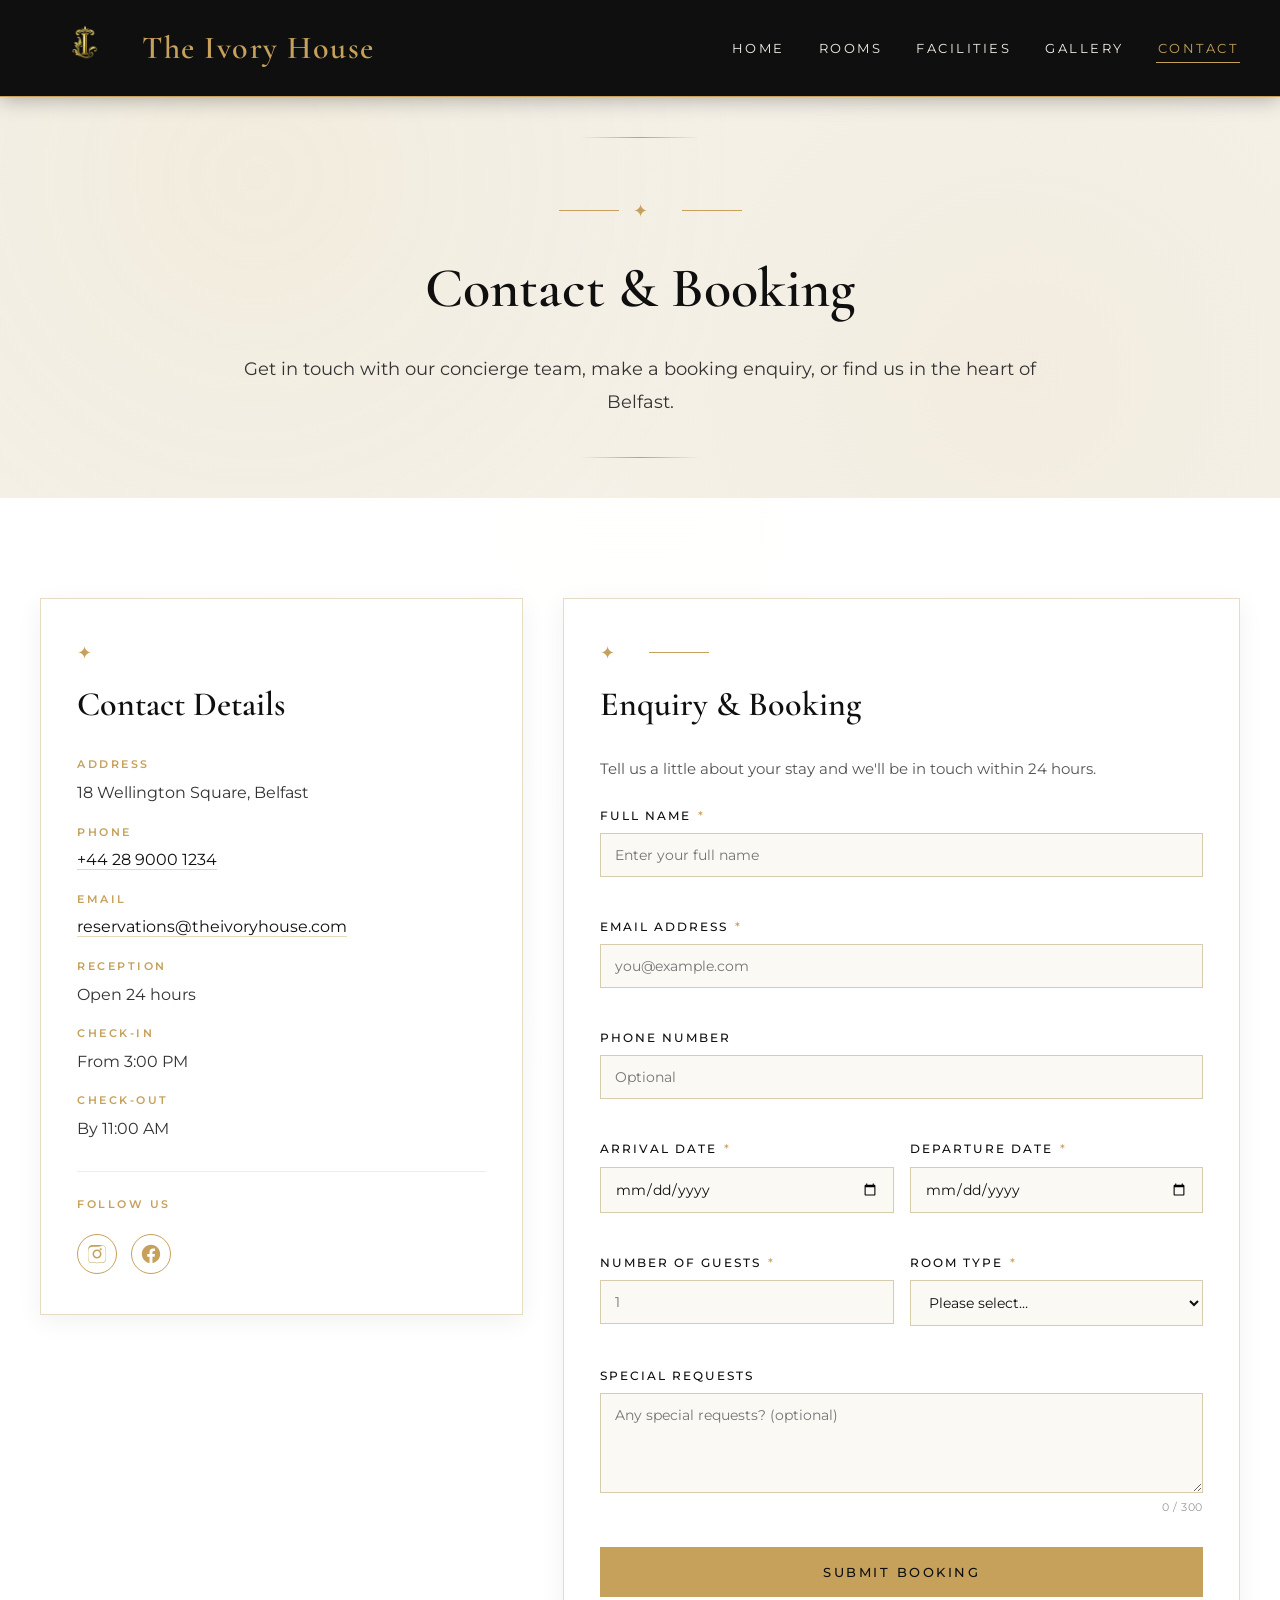
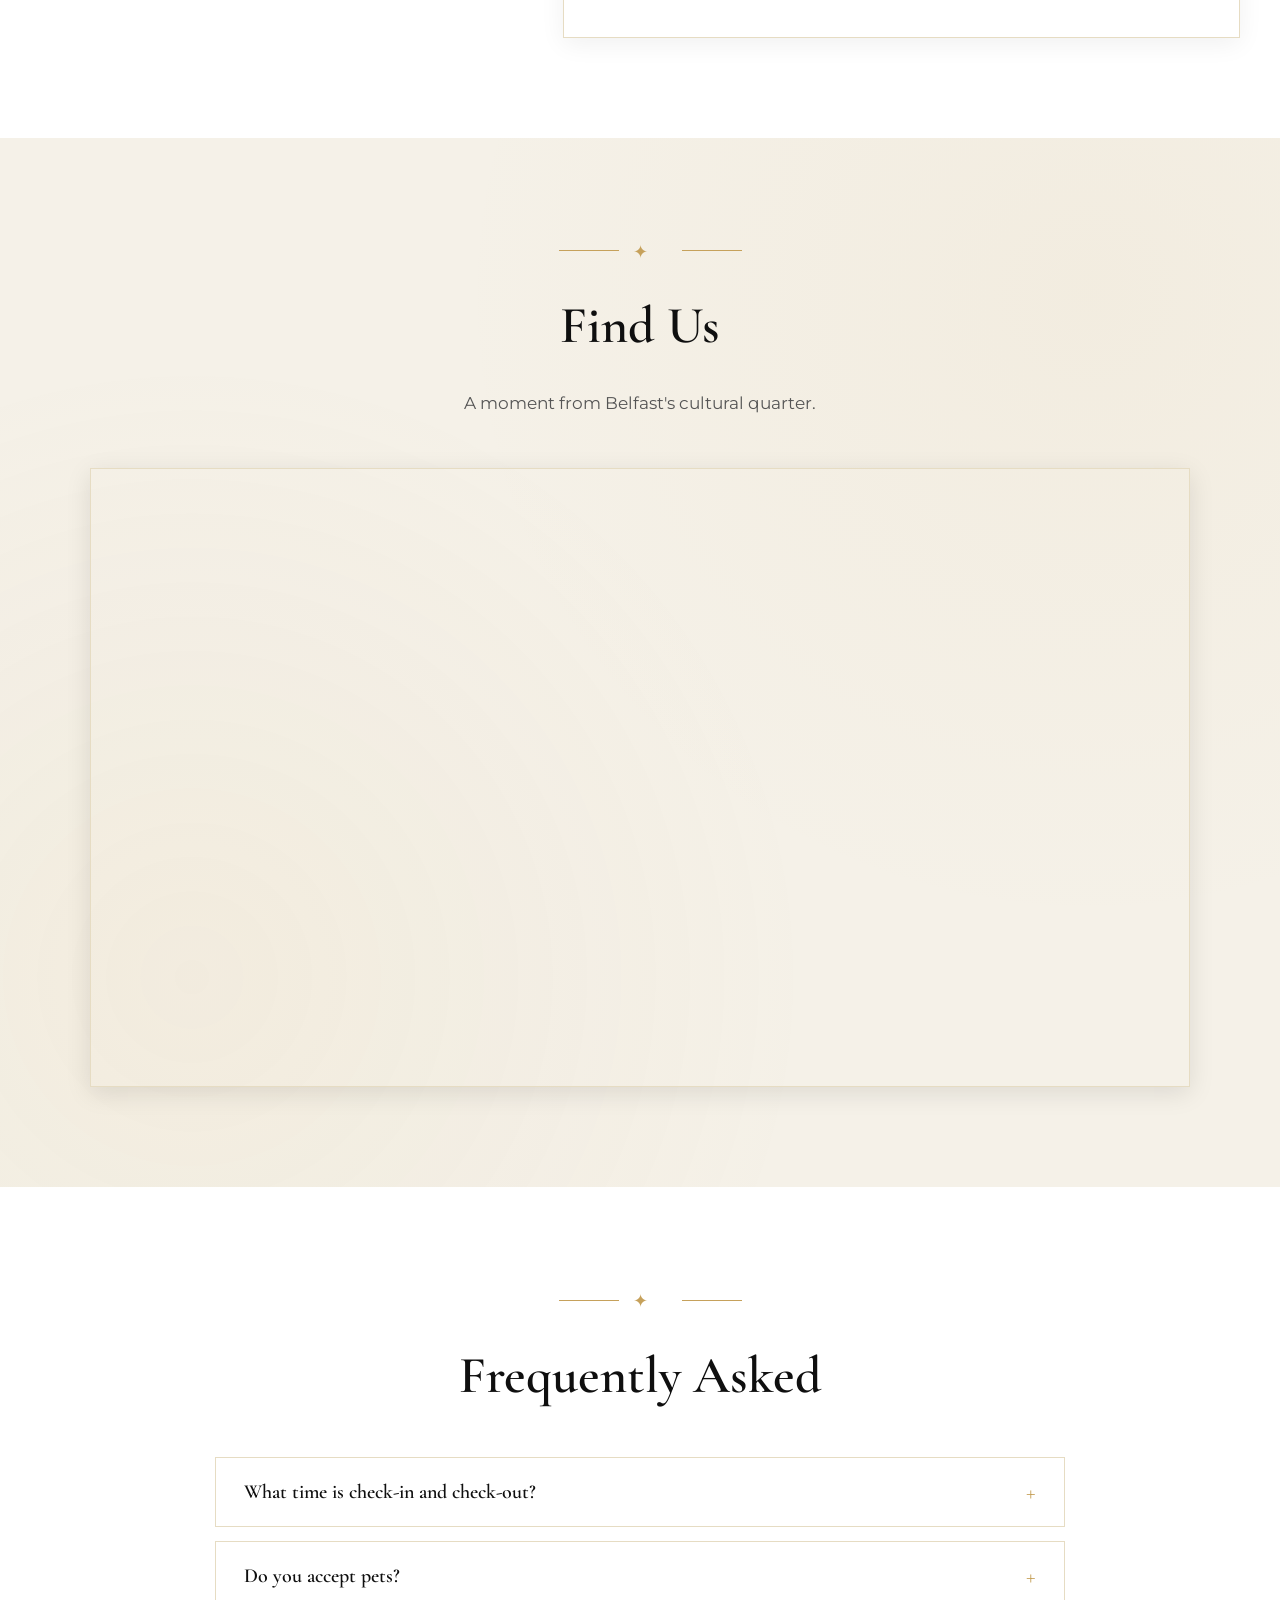
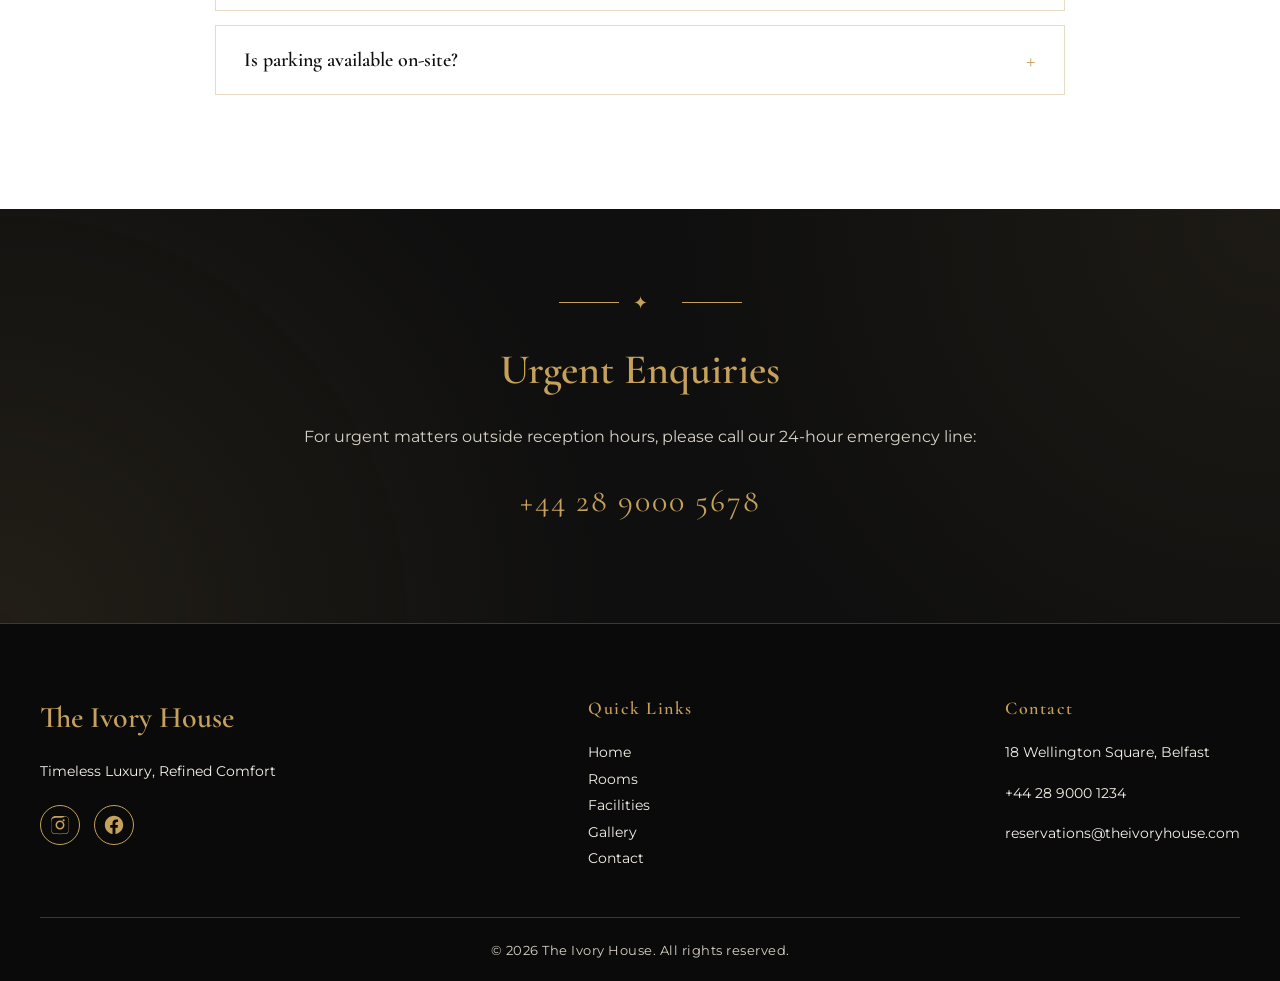
<file: Contact.html>
<!DOCTYPE html>
<html lang="en">
<head>
  <!-- basic setup -->
  <meta charset="UTF-8">
  <meta name="viewport" content="width=device-width, initial-scale=1.0">
  <meta name="description" content="Contact The Ivory House — make a booking enquiry, find our Belfast location, or reach our 24-hour reception team.">
  <title>Contact | The Ivory House</title>

  <!-- favicon -->
  <link rel="icon" type="image/png" href="Images/favicon.png">

  <!-- fonts -->
  <link rel="preconnect" href="https://fonts.googleapis.com">
  <link rel="preconnect" href="https://fonts.gstatic.com" crossorigin>
  <link href="https://fonts.googleapis.com/css2?family=Cormorant+Garamond:wght@500;600;700&family=Montserrat:wght@300;400;500;600&display=swap" rel="stylesheet">

  <link rel="stylesheet" href="CSS/style.css">
  <link rel="stylesheet" href="CSS/Contactstyle.css">
</head>
<body>

  <a class="skip-link" href="#main-content">Skip to main content</a>

  <header class="site-header">
    <nav class="navbar" aria-label="Primary navigation">
      <div class="logo">
        <a href="index.html" aria-label="The Ivory House — home">
          <img src="Images/logo.png" alt="" class="logo-image">
          <span class="logo-text">The Ivory House</span>
        </a>
      </div>

      <ul class="nav-links">
        <li><a href="index.html">Home</a></li>
        <li><a href="rooms.html">Rooms</a></li>
        <li><a href="facilities.html">Facilities</a></li>
        <li><a href="gallery.html">Gallery</a></li>
        <li><a href="Contact.html" aria-current="page">Contact</a></li>
      </ul>
    </nav>
  </header>

  <main id="main-content">

    <section class="contact-intro">
      <div class="contact-intro-content">
        <span class="ornament" aria-hidden="true">✦</span>
        <h1>Contact &amp; Booking</h1>
        <p>Get in touch with our concierge team, make a booking enquiry, or find us in the heart of Belfast.</p>
      </div>
    </section>

    <section class="contact-main reveal">
      <div class="contact-main-container">

        <div class="hotel-info">
          <span class="ornament" aria-hidden="true">✦</span>
          <h2>Contact Details</h2>

          <dl class="contact-details">
            <dt>Address</dt>
            <dd>18 Wellington Square, Belfast</dd>

            <dt>Phone</dt>
            <dd><a href="tel:+442890001234">+44 28 9000 1234</a></dd>

            <dt>Email</dt>
            <dd><a href="mailto:reservations@theivoryhouse.com">reservations@theivoryhouse.com</a></dd>

            <dt>Reception</dt>
            <dd>Open 24 hours</dd>

            <dt>Check-in</dt>
            <dd>From 3:00 PM</dd>

            <dt>Check-out</dt>
            <dd>By 11:00 AM</dd>
          </dl>

          <div class="contact-social" aria-label="Follow us on social media">
            <p class="contact-social-label">Follow Us</p>
            <div class="social-links">
              <a href="https://www.instagram.com" target="_blank" rel="noopener noreferrer" aria-label="Follow us on Instagram">
                <svg xmlns="http://www.w3.org/2000/svg" viewBox="0 0 24 24" width="22" height="22" fill="currentColor" aria-hidden="true">
                  <path d="M12 2.2c3.2 0 3.6 0 4.9.1 1.2.1 1.8.2 2.2.4.6.2 1 .5 1.4.9.4.4.7.8.9 1.4.2.4.4 1 .4 2.2.1 1.3.1 1.7.1 4.9s0 3.6-.1 4.9c-.1 1.2-.2 1.8-.4 2.2-.2.6-.5 1-.9 1.4-.4.4-.8.7-1.4.9-.4.2-1 .4-2.2.4-1.3.1-1.7.1-4.9.1s-3.6 0-4.9-.1c-1.2-.1-1.8-.2-2.2-.4-.6-.2-1-.5-1.4-.9-.4-.4-.7-.8-.9-1.4-.2-.4-.4-1-.4-2.2C2.2 15.6 2.2 15.2 2.2 12s0-3.6.1-4.9c.1-1.2.2-1.8.4-2.2.2-.6.5-1 .9-1.4.4-.4.8-.7 1.4-.9.4-.2 1-.4 2.2-.4C8.4 2.2 8.8 2.2 12 2.2zm0 1.8c-3.1 0-3.5 0-4.8.1-1.1.1-1.7.2-2.1.4-.5.2-.9.4-1.3.8-.4.4-.6.8-.8 1.3-.2.4-.3 1-.4 2.1C2.5 8.5 2.5 8.9 2.5 12s0 3.5.1 4.8c.1 1.1.2 1.7.4 2.1.2.5.4.9.8 1.3.4.4.8.6 1.3.8.4.2 1 .3 2.1.4 1.3.1 1.7.1 4.8.1s3.5 0 4.8-.1c1.1-.1 1.7-.2 2.1-.4.5-.2.9-.4 1.3-.8.4-.4.6-.8.8-1.3.2-.4.3-1 .4-2.1.1-1.3.1-1.7.1-4.8s0-3.5-.1-4.8c-.1-1.1-.2-1.7-.4-2.1-.2-.5-.4-.9-.8-1.3-.4-.4-.8-.6-1.3-.8-.4-.2-1-.3-2.1-.4C15.5 4 15.1 4 12 4zm0 3.1c2.7 0 4.9 2.2 4.9 4.9s-2.2 4.9-4.9 4.9-4.9-2.2-4.9-4.9 2.2-4.9 4.9-4.9zm0 8.1c1.8 0 3.2-1.4 3.2-3.2s-1.4-3.2-3.2-3.2-3.2 1.4-3.2 3.2 1.4 3.2 3.2 3.2zm5.1-8.3c0 .6-.5 1.1-1.1 1.1s-1.1-.5-1.1-1.1.5-1.1 1.1-1.1 1.1.5 1.1 1.1z"/>
                </svg>
              </a>
              <a href="https://www.facebook.com" target="_blank" rel="noopener noreferrer" aria-label="Follow us on Facebook">
                <svg xmlns="http://www.w3.org/2000/svg" viewBox="0 0 24 24" width="22" height="22" fill="currentColor" aria-hidden="true">
                  <path d="M22 12c0-5.5-4.5-10-10-10S2 6.5 2 12c0 5 3.7 9.1 8.4 9.9v-7H7.9V12h2.5V9.8c0-2.5 1.5-3.9 3.8-3.9 1.1 0 2.2.2 2.2.2v2.5h-1.3c-1.2 0-1.6.8-1.6 1.6V12h2.8l-.4 2.9h-2.3v7C18.3 21.1 22 17 22 12z"/>
                </svg>
              </a>
            </div>
          </div>
        </div>

        <div class="booking-form">
          <span class="ornament" aria-hidden="true">✦</span>
          <h2>Enquiry &amp; Booking</h2>
          <p class="form-intro">Tell us a little about your stay and we'll be in touch within 24 hours.</p>

          <form id="bookingForm" novalidate aria-label="Booking enquiry form">

            <div class="form-field">
              <label for="fullName">Full Name <span class="required" aria-hidden="true">*</span></label>
              <input type="text" id="fullName" name="fullName" placeholder="Enter your full name" aria-required="true" aria-describedby="fullName-error" autocomplete="name">
              <span class="form-error" id="fullName-error" role="alert"></span>
            </div>

            <div class="form-field">
              <label for="email">Email Address <span class="required" aria-hidden="true">*</span></label>
              <input type="email" id="email" name="email" placeholder="you@example.com" aria-required="true" aria-describedby="email-error" autocomplete="email">
              <span class="form-error" id="email-error" role="alert"></span>
            </div>

            <div class="form-field">
              <label for="phone">Phone Number</label>
              <input type="tel" id="phone" name="phone" placeholder="Optional" aria-describedby="phone-error" autocomplete="tel">
              <span class="form-error" id="phone-error" role="alert"></span>
            </div>

            <div class="form-row">
              <div class="form-field">
                <label for="arrival">Arrival Date <span class="required" aria-hidden="true">*</span></label>
                <input type="date" id="arrival" name="arrival" aria-required="true" aria-describedby="arrival-error">
                <span class="form-error" id="arrival-error" role="alert"></span>
              </div>

              <div class="form-field">
                <label for="departure">Departure Date <span class="required" aria-hidden="true">*</span></label>
                <input type="date" id="departure" name="departure" aria-required="true" aria-describedby="departure-error">
                <span class="form-error" id="departure-error" role="alert"></span>
              </div>
            </div>

            <div class="form-row">
              <div class="form-field">
                <label for="guests">Number of Guests <span class="required" aria-hidden="true">*</span></label>
                <input type="number" id="guests" name="guests" min="1" max="6" placeholder="1" aria-required="true" aria-describedby="guests-error">
                <span class="form-error" id="guests-error" role="alert"></span>
              </div>

              <div class="form-field">
                <label for="roomType">Room Type <span class="required" aria-hidden="true">*</span></label>
                <select id="roomType" name="roomType" aria-required="true">
                  <option value="">Please select…</option>
                  <option value="deluxe">Deluxe Room</option>
                  <option value="executive">Executive Suite</option>
                  <option value="signature">Signature Suite</option>
                </select>
                <span class="form-error" id="roomType-error" role="alert"></span>
              </div>
            </div>

            <div class="form-field">
              <label for="specialRequests">Special Requests</label>
              <textarea id="specialRequests" name="specialRequests" placeholder="Any special requests? (optional)" rows="4" maxlength="300" aria-describedby="specialRequests-counter"></textarea>
              <span class="form-counter" id="specialRequests-counter">0 / 300</span>
            </div>

            <button type="submit" class="form-submit">Submit Booking</button>

            <div class="form-success" id="formSuccess" role="status" aria-live="polite" hidden></div>

          </form>
        </div>

      </div>
    </section>

    <section class="map-section reveal" aria-labelledby="map-heading">
      <div class="section-heading">
        <span class="ornament" aria-hidden="true">✦</span>
        <h2 id="map-heading">Find Us</h2>
        <p class="section-intro">A moment from Belfast's cultural quarter.</p>
      </div>

      <div class="map-embed">
        <iframe
          src="https://www.google.com/maps/embed?pb=!1m18!1m12!1m3!1d9287.145407756655!2d-5.9301!3d54.5973!2m3!1f0!2f0!3f0!3m2!1i1024!2i768!4f13.1!3m3!1m2!1s0x0%3A0x0!2zNTTCsDM1JzUwLjMiTiA1wrA1NSc0OC4zIlc!5e0!3m2!1sen!2suk!4v1700000000000"
          title="Map showing The Ivory House location in Belfast"
          loading="lazy"
          referrerpolicy="no-referrer-when-downgrade"
          allowfullscreen>
        </iframe>
      </div>
    </section>

    <section class="contact-faq reveal" aria-labelledby="faq-heading">
      <div class="faq-container">
        <span class="ornament" aria-hidden="true">✦</span>
        <h2 id="faq-heading">Frequently Asked</h2>

        <div class="faq-list">

          <div class="faq-item">
            <button class="faq-question" aria-expanded="false" aria-controls="faq-1">
              <span>What time is check-in and check-out?</span>
              <span class="faq-toggle-icon" aria-hidden="true">+</span>
            </button>
            <div class="faq-answer" id="faq-1">
              <p>Check-in is from 3:00 PM, and check-out is by 11:00 AM. Luggage storage is available before and after these times at the concierge desk.</p>
            </div>
          </div>

          <div class="faq-item">
            <button class="faq-question" aria-expanded="false" aria-controls="faq-2">
              <span>Do you accept pets?</span>
              <span class="faq-toggle-icon" aria-hidden="true">+</span>
            </button>
            <div class="faq-answer" id="faq-2">
              <p>Unfortunately, pets are not allowed on the premises. Registered assistance dogs are welcome — please let us know in advance so we can prepare appropriately.</p>
            </div>
          </div>

          <div class="faq-item">
            <button class="faq-question" aria-expanded="false" aria-controls="faq-3">
              <span>Is parking available on-site?</span>
              <span class="faq-toggle-icon" aria-hidden="true">+</span>
            </button>
            <div class="faq-answer" id="faq-3">
              <p>Complimentary valet parking is available for all guests, subject to availability. Please mention your vehicle when making a booking enquiry.</p>
            </div>
          </div>

        </div>
      </div>
    </section>

    <section class="emergency reveal">
      <div class="emergency-container">
        <span class="ornament gold" aria-hidden="true">✦</span>
        <h2>Urgent Enquiries</h2>
        <p>For urgent matters outside reception hours, please call our 24-hour emergency line:</p>
        <p class="emergency-number"><a href="tel:+442890005678">+44 28 9000 5678</a></p>
      </div>
    </section>

  </main>

  <footer class="site-footer">
    <div class="footer-container">
      <div class="footer-brand">
        <h3>The Ivory House</h3>
        <p>Timeless Luxury, Refined Comfort</p>

        <div class="social-links" aria-label="Social media">
          <a href="https://www.instagram.com" target="_blank" rel="noopener noreferrer" aria-label="Follow us on Instagram">
            <svg xmlns="http://www.w3.org/2000/svg" viewBox="0 0 24 24" width="22" height="22" fill="currentColor" aria-hidden="true">
              <path d="M12 2.2c3.2 0 3.6 0 4.9.1 1.2.1 1.8.2 2.2.4.6.2 1 .5 1.4.9.4.4.7.8.9 1.4.2.4.4 1 .4 2.2.1 1.3.1 1.7.1 4.9s0 3.6-.1 4.9c-.1 1.2-.2 1.8-.4 2.2-.2.6-.5 1-.9 1.4-.4.4-.8.7-1.4.9-.4.2-1 .4-2.2.4-1.3.1-1.7.1-4.9.1s-3.6 0-4.9-.1c-1.2-.1-1.8-.2-2.2-.4-.6-.2-1-.5-1.4-.9-.4-.4-.7-.8-.9-1.4-.2-.4-.4-1-.4-2.2C2.2 15.6 2.2 15.2 2.2 12s0-3.6.1-4.9c.1-1.2.2-1.8.4-2.2.2-.6.5-1 .9-1.4.4-.4.8-.7 1.4-.9.4-.2 1-.4 2.2-.4C8.4 2.2 8.8 2.2 12 2.2zm0 1.8c-3.1 0-3.5 0-4.8.1-1.1.1-1.7.2-2.1.4-.5.2-.9.4-1.3.8-.4.4-.6.8-.8 1.3-.2.4-.3 1-.4 2.1C2.5 8.5 2.5 8.9 2.5 12s0 3.5.1 4.8c.1 1.1.2 1.7.4 2.1.2.5.4.9.8 1.3.4.4.8.6 1.3.8.4.2 1 .3 2.1.4 1.3.1 1.7.1 4.8.1s3.5 0 4.8-.1c1.1-.1 1.7-.2 2.1-.4.5-.2.9-.4 1.3-.8.4-.4.6-.8.8-1.3.2-.4.3-1 .4-2.1.1-1.3.1-1.7.1-4.8s0-3.5-.1-4.8c-.1-1.1-.2-1.7-.4-2.1-.2-.5-.4-.9-.8-1.3-.4-.4-.8-.6-1.3-.8-.4-.2-1-.3-2.1-.4C15.5 4 15.1 4 12 4zm0 3.1c2.7 0 4.9 2.2 4.9 4.9s-2.2 4.9-4.9 4.9-4.9-2.2-4.9-4.9 2.2-4.9 4.9-4.9zm0 8.1c1.8 0 3.2-1.4 3.2-3.2s-1.4-3.2-3.2-3.2-3.2 1.4-3.2 3.2 1.4 3.2 3.2 3.2zm5.1-8.3c0 .6-.5 1.1-1.1 1.1s-1.1-.5-1.1-1.1.5-1.1 1.1-1.1 1.1.5 1.1 1.1z"/>
            </svg>
          </a>
          <a href="https://www.facebook.com" target="_blank" rel="noopener noreferrer" aria-label="Follow us on Facebook">
            <svg xmlns="http://www.w3.org/2000/svg" viewBox="0 0 24 24" width="22" height="22" fill="currentColor" aria-hidden="true">
              <path d="M22 12c0-5.5-4.5-10-10-10S2 6.5 2 12c0 5 3.7 9.1 8.4 9.9v-7H7.9V12h2.5V9.8c0-2.5 1.5-3.9 3.8-3.9 1.1 0 2.2.2 2.2.2v2.5h-1.3c-1.2 0-1.6.8-1.6 1.6V12h2.8l-.4 2.9h-2.3v7C18.3 21.1 22 17 22 12z"/>
            </svg>
          </a>
        </div>
      </div>

      <div class="footer-links">
        <h4>Quick Links</h4>
        <ul>
          <li><a href="index.html">Home</a></li>
          <li><a href="rooms.html">Rooms</a></li>
          <li><a href="facilities.html">Facilities</a></li>
          <li><a href="gallery.html">Gallery</a></li>
          <li><a href="Contact.html">Contact</a></li>
        </ul>
      </div>

      <div class="footer-contact">
        <h4>Contact</h4>
        <p>18 Wellington Square, Belfast</p>
        <p>+44 28 9000 1234</p>
        <p>reservations@theivoryhouse.com</p>
      </div>
    </div>

    <div class="footer-bottom">
      <p>&copy; 2026 The Ivory House. All rights reserved.</p>
    </div>
  </footer>

  <script src="https://code.jquery.com/jquery-3.7.1.min.js"></script>
  <script src="Js/script.js"></script>
  <script src="Js/contact.js"></script>
</body>
</html>
</file>
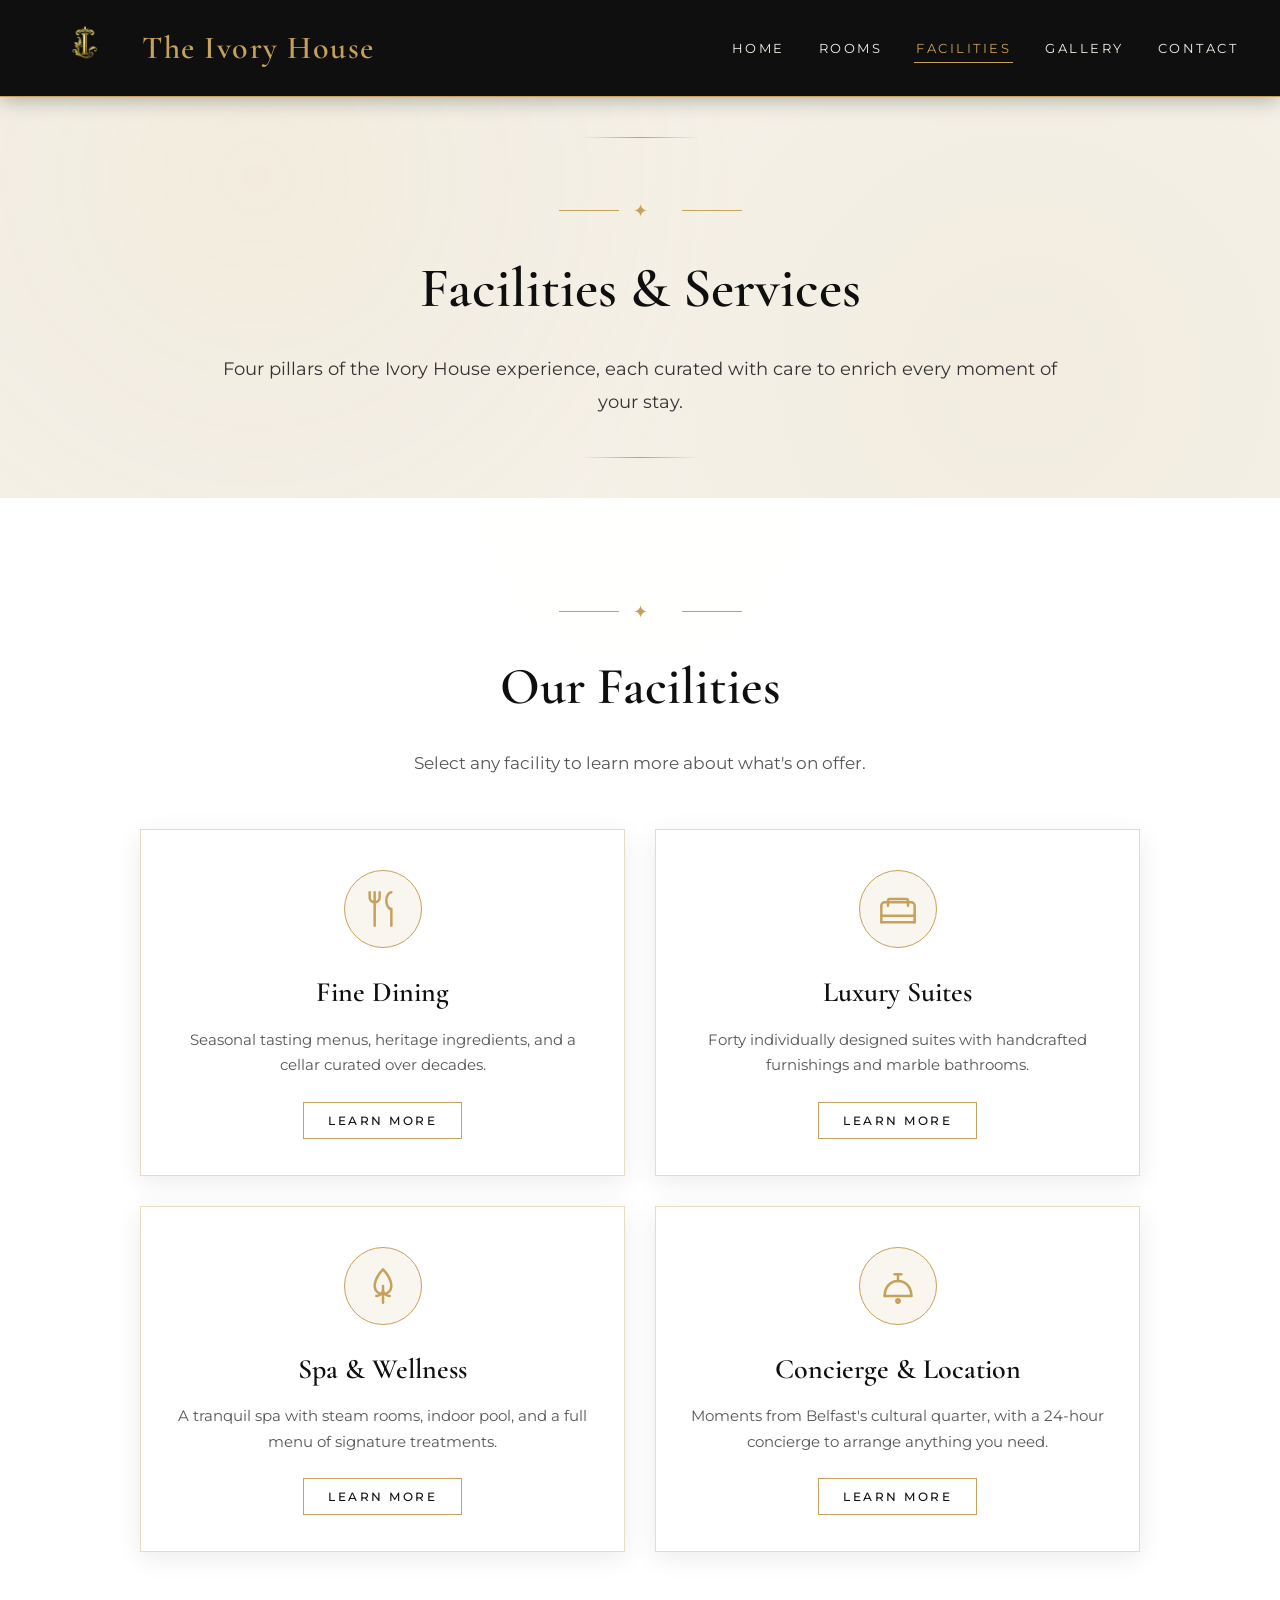
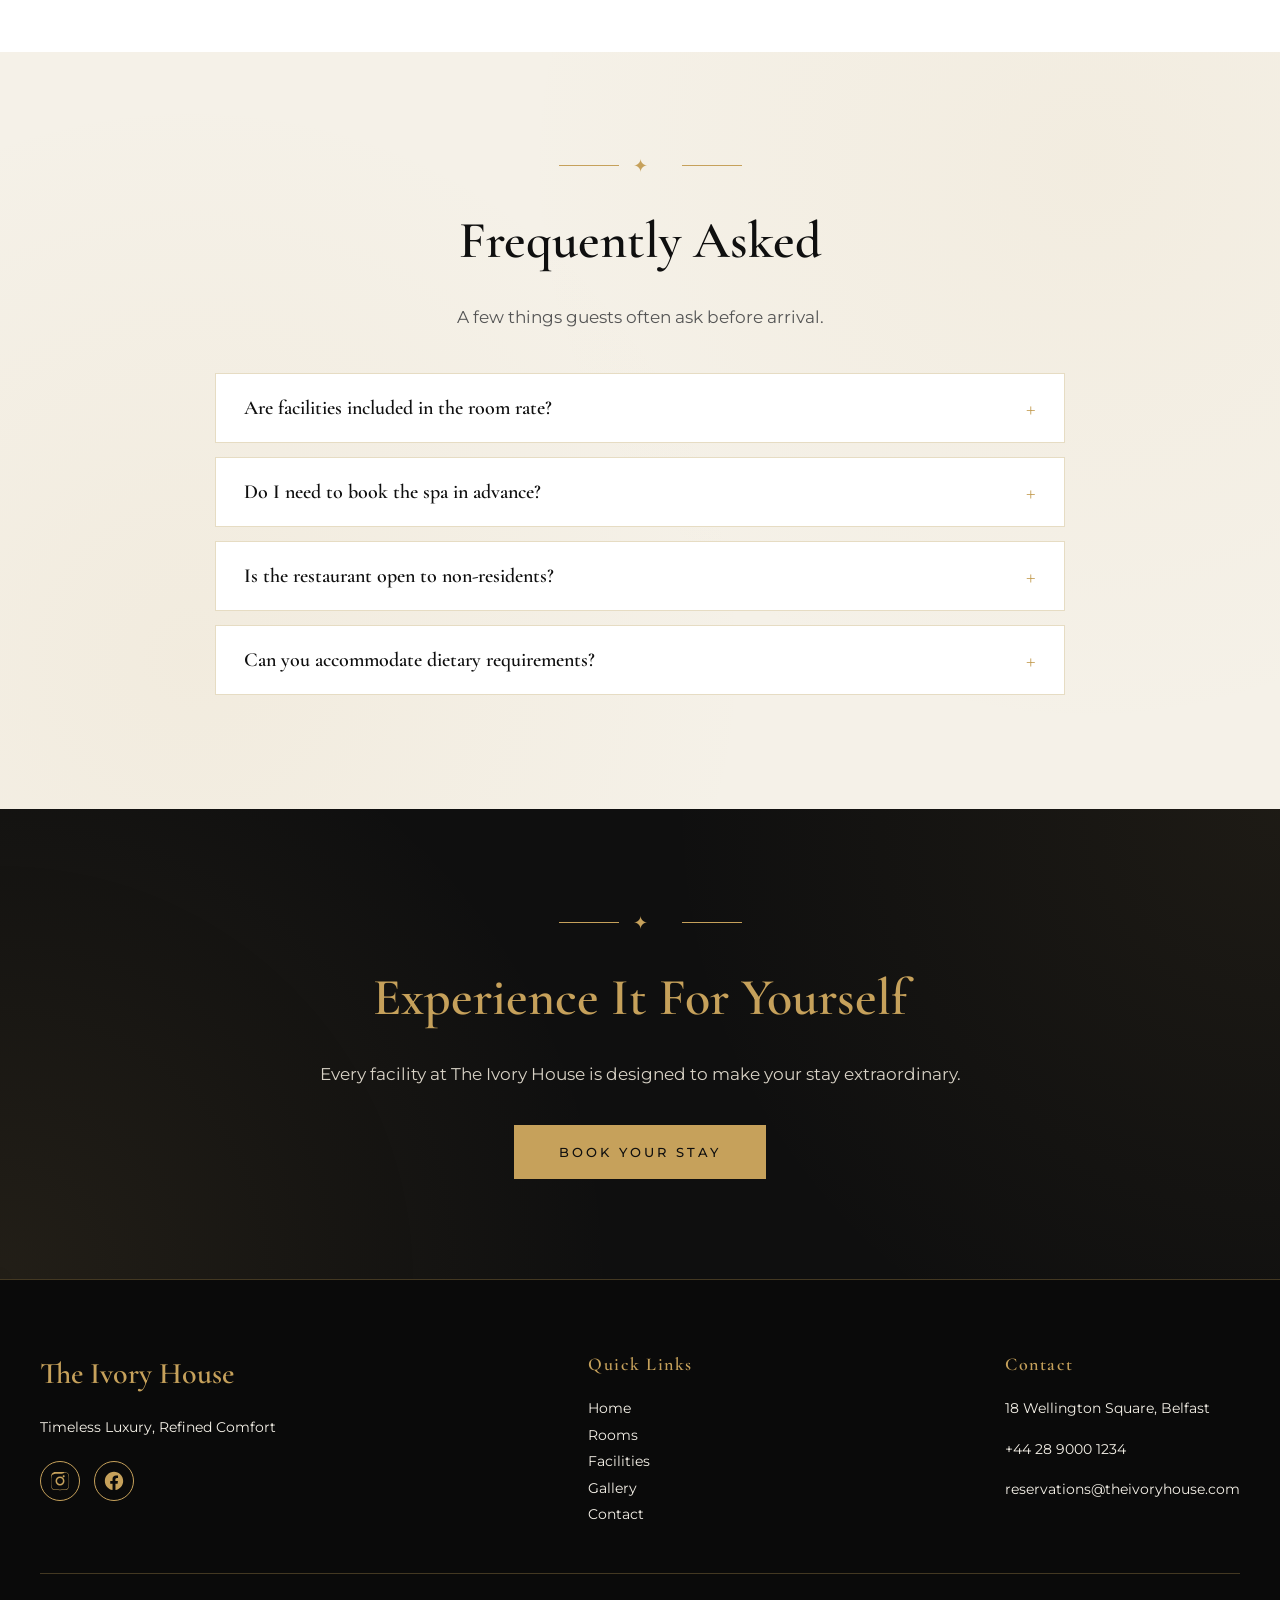
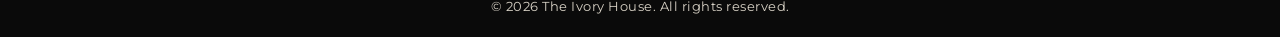
<file: facilities.html>
<!DOCTYPE html>
<html lang="en">
<head>
  <!-- basic setup -->
  <meta charset="UTF-8">
  <meta name="viewport" content="width=device-width, initial-scale=1.0">
  <meta name="description" content="Discover the facilities at The Ivory House — from our award-winning restaurant and tranquil spa to luxury suites and attentive concierge service.">
  <title>Facilities | The Ivory House</title>

  <!-- favicon -->
  <link rel="icon" type="image/png" href="Images/favicon.png">

  <!-- fonts -->
  <link rel="preconnect" href="https://fonts.googleapis.com">
  <link rel="preconnect" href="https://fonts.gstatic.com" crossorigin>
  <link href="https://fonts.googleapis.com/css2?family=Cormorant+Garamond:wght@500;600;700&family=Montserrat:wght@300;400;500;600&display=swap" rel="stylesheet">

  <!-- shared site styles then page-specific styles -->
  <link rel="stylesheet" href="CSS/style.css">
  <link rel="stylesheet" href="CSS/FacilitiesStyle.css">
</head>
<body>

  <!-- skip link -->
  <a class="skip-link" href="#main-content">Skip to main content</a>

  <!-- HEADER -->
  <header class="site-header">
    <nav class="navbar" aria-label="Primary navigation">
      <div class="logo">
        <a href="index.html" aria-label="The Ivory House — home">
          <img src="Images/logo.png" alt="" class="logo-image">
          <span class="logo-text">The Ivory House</span>
        </a>
      </div>

      <ul class="nav-links">
        <li><a href="index.html">Home</a></li>
        <li><a href="rooms.html">Rooms</a></li>
        <li><a href="facilities.html" aria-current="page">Facilities</a></li>
        <li><a href="gallery.html">Gallery</a></li>
        <li><a href="Contact.html">Contact</a></li>
      </ul>
    </nav>
  </header>

  <main id="main-content">

    <!-- PAGE INTRO -->
    <section class="facilities-intro">
      <div class="facilities-intro-content">
        <span class="ornament" aria-hidden="true">✦</span>
        <h1>Facilities &amp; Services</h1>
        <p>Four pillars of the Ivory House experience, each curated with care to enrich every moment of your stay.</p>
      </div>
    </section>

    <!-- FACILITY CARDS -->
    <section class="facility-grid-section reveal" aria-labelledby="facilities-heading">
      <div class="section-heading">
        <span class="ornament" aria-hidden="true">✦</span>
        <h2 id="facilities-heading">Our Facilities</h2>
        <p class="section-intro">Select any facility to learn more about what's on offer.</p>
      </div>

      <div class="facility-grid">

        <article class="facility-card">
          <div class="facility-icon" aria-hidden="true">
            <!-- dining icon (knife & fork) -->
            <svg xmlns="http://www.w3.org/2000/svg" viewBox="0 0 24 24" width="40" height="40" fill="none" stroke="currentColor" stroke-width="1.5" stroke-linecap="round" stroke-linejoin="round">
              <path d="M7 2v20M7 8c-1.5 0-3-1-3-3V2M7 8c1.5 0 3-1 3-3V2"/>
              <path d="M17 2c-1.5 0-3 2-3 5s1.5 5 3 5v10"/>
            </svg>
          </div>
          <h3>Fine Dining</h3>
          <p class="facility-desc">Seasonal tasting menus, heritage ingredients, and a cellar curated over decades.</p>
          <button class="facility-toggle" aria-expanded="false" aria-controls="dining-detail">Learn More</button>
          <div class="facility-detail" id="dining-detail">
            <p>Our award-winning restaurant, <em>The Orangery</em>, serves refined seasonal tasting menus under the direction of head chef Marcus Ainsley. A private dining room accommodates up to twelve guests, and our sommelier curates pairings from a cellar of over four hundred labels.</p>
            <ul class="facility-meta">
              <li><strong>Hours:</strong> Breakfast 7–10am · Dinner 6:30–10pm</li>
              <li><strong>Dress code:</strong> Smart / smart casual</li>
              <li><strong>Reservations:</strong> Recommended for dinner</li>
            </ul>
          </div>
        </article>

        <article class="facility-card">
          <div class="facility-icon" aria-hidden="true">
            <!-- luxury suites icon (bed) -->
            <svg xmlns="http://www.w3.org/2000/svg" viewBox="0 0 24 24" width="40" height="40" fill="none" stroke="currentColor" stroke-width="1.5" stroke-linecap="round" stroke-linejoin="round">
              <path d="M2 20V10a2 2 0 0 1 2-2h16a2 2 0 0 1 2 2v10"/>
              <path d="M2 16h20"/>
              <path d="M6 10V7a1 1 0 0 1 1-1h10a1 1 0 0 1 1 1v3"/>
              <path d="M2 20h20"/>
            </svg>
          </div>
          <h3>Luxury Suites</h3>
          <p class="facility-desc">Forty individually designed suites with handcrafted furnishings and marble bathrooms.</p>
          <button class="facility-toggle" aria-expanded="false" aria-controls="suites-detail">Learn More</button>
          <div class="facility-detail" id="suites-detail">
            <p>Each of our forty suites has been individually designed, featuring handcrafted furnishings, marble bathrooms, and Egyptian cotton linens. In-room amenities include a Nespresso machine, complimentary mini bar, and bespoke toiletries commissioned from a local perfumer.</p>
            <ul class="facility-meta">
              <li><strong>Turn-down:</strong> Nightly from 6pm</li>
              <li><strong>Room service:</strong> 24 hours</li>
              <li><strong>Housekeeping:</strong> Daily with on-request top-up</li>
            </ul>
          </div>
        </article>

        <article class="facility-card">
          <div class="facility-icon" aria-hidden="true">
            <!-- spa icon (leaf/wellness) -->
            <svg xmlns="http://www.w3.org/2000/svg" viewBox="0 0 24 24" width="40" height="40" fill="none" stroke="currentColor" stroke-width="1.5" stroke-linecap="round" stroke-linejoin="round">
              <path d="M12 2s-5 5-5 10a5 5 0 0 0 10 0c0-5-5-10-5-10z"/>
              <path d="M12 12v10"/>
              <path d="M8 18c2 0 3-1 4-3M16 18c-2 0-3-1-4-3"/>
            </svg>
          </div>
          <h3>Spa &amp; Wellness</h3>
          <p class="facility-desc">A tranquil spa with steam rooms, indoor pool, and a full menu of signature treatments.</p>
          <button class="facility-toggle" aria-expanded="false" aria-controls="spa-detail">Learn More</button>
          <div class="facility-detail" id="spa-detail">
            <p>Our subterranean spa offers six treatment rooms, a eucalyptus steam room, Finnish sauna, and a heated indoor pool lit by candlelight in the evenings. Signature treatments include the Ivory Ritual — a two-hour journey of exfoliation, massage, and restorative facial.</p>
            <ul class="facility-meta">
              <li><strong>Hours:</strong> Daily 7am–9pm</li>
              <li><strong>Pool access:</strong> Complimentary for guests</li>
              <li><strong>Treatments:</strong> Bookable via concierge</li>
            </ul>
          </div>
        </article>

        <article class="facility-card">
          <div class="facility-icon" aria-hidden="true">
            <!-- concierge icon (bell) -->
            <svg xmlns="http://www.w3.org/2000/svg" viewBox="0 0 24 24" width="40" height="40" fill="none" stroke="currentColor" stroke-width="1.5" stroke-linecap="round" stroke-linejoin="round">
              <path d="M4 18h16"/>
              <path d="M4 18c0-5 3-9 8-9s8 4 8 9"/>
              <path d="M12 9V5"/>
              <path d="M10 5h4"/>
              <circle cx="12" cy="21" r="1"/>
            </svg>
          </div>
          <h3>Concierge &amp; Location</h3>
          <p class="facility-desc">Moments from Belfast's cultural quarter, with a 24-hour concierge to arrange anything you need.</p>
          <button class="facility-toggle" aria-expanded="false" aria-controls="concierge-detail">Learn More</button>
          <div class="facility-detail" id="concierge-detail">
            <p>Set in the heart of Belfast's cultural quarter, The Ivory House is a short walk from the city's finest galleries, theatres, and restaurants. Our concierge team is available around the clock to arrange transport, tickets, private tours, and bespoke excursions across Northern Ireland.</p>
            <ul class="facility-meta">
              <li><strong>Concierge:</strong> 24 hours</li>
              <li><strong>Valet parking:</strong> On request</li>
              <li><strong>Airport transfer:</strong> Complimentary for Signature guests</li>
            </ul>
          </div>
        </article>

      </div>
    </section>

    <!-- FAQ -->
    <section class="facility-faq reveal" aria-labelledby="faq-heading">
      <div class="faq-container">
        <span class="ornament" aria-hidden="true">✦</span>
        <h2 id="faq-heading">Frequently Asked</h2>
        <p class="section-intro">A few things guests often ask before arrival.</p>

        <div class="faq-list">

          <div class="faq-item">
            <button class="faq-question" aria-expanded="false" aria-controls="faq-1">
              <span>Are facilities included in the room rate?</span>
              <span class="faq-toggle-icon" aria-hidden="true">+</span>
            </button>
            <div class="faq-answer" id="faq-1">
              <p>Access to the spa pool, steam room, and fitness suite is complimentary for all registered guests. Dining, treatments, and some bespoke concierge services are charged separately.</p>
            </div>
          </div>

          <div class="faq-item">
            <button class="faq-question" aria-expanded="false" aria-controls="faq-2">
              <span>Do I need to book the spa in advance?</span>
              <span class="faq-toggle-icon" aria-hidden="true">+</span>
            </button>
            <div class="faq-answer" id="faq-2">
              <p>The pool and steam room are walk-in. Treatments should be booked at least 24 hours in advance — our concierge can arrange this for you at check-in or via the in-room phone.</p>
            </div>
          </div>

          <div class="faq-item">
            <button class="faq-question" aria-expanded="false" aria-controls="faq-3">
              <span>Is the restaurant open to non-residents?</span>
              <span class="faq-toggle-icon" aria-hidden="true">+</span>
            </button>
            <div class="faq-answer" id="faq-3">
              <p>Yes. The Orangery welcomes non-residents for both lunch and dinner. We recommend booking at least a week in advance for weekend dinner service.</p>
            </div>
          </div>

          <div class="faq-item">
            <button class="faq-question" aria-expanded="false" aria-controls="faq-4">
              <span>Can you accommodate dietary requirements?</span>
              <span class="faq-toggle-icon" aria-hidden="true">+</span>
            </button>
            <div class="faq-answer" id="faq-4">
              <p>Absolutely. Our kitchen can accommodate vegetarian, vegan, gluten-free, and most allergy-related requirements with advance notice. Please inform us at the time of booking.</p>
            </div>
          </div>

        </div>
      </div>
    </section>

    <!-- CTA BAND -->
    <section class="facilities-cta reveal">
      <span class="ornament gold" aria-hidden="true">✦</span>
      <h2>Experience It For Yourself</h2>
      <p>Every facility at The Ivory House is designed to make your stay extraordinary.</p>
      <a href="Contact.html" class="hero-button">Book Your Stay</a>
    </section>

  </main>

  <!-- FOOTER -->
  <footer class="site-footer">
    <div class="footer-container">
      <div class="footer-brand">
        <h3>The Ivory House</h3>
        <p>Timeless Luxury, Refined Comfort</p>

        <div class="social-links" aria-label="Social media">
          <a href="https://www.instagram.com" target="_blank" rel="noopener noreferrer" aria-label="Follow us on Instagram">
            <svg xmlns="http://www.w3.org/2000/svg" viewBox="0 0 24 24" width="22" height="22" fill="currentColor" aria-hidden="true">
              <path d="M12 2.2c3.2 0 3.6 0 4.9.1 1.2.1 1.8.2 2.2.4.6.2 1 .5 1.4.9.4.4.7.8.9 1.4.2.4.4 1 .4 2.2.1 1.3.1 1.7.1 4.9s0 3.6-.1 4.9c-.1 1.2-.2 1.8-.4 2.2-.2.6-.5 1-.9 1.4-.4.4-.8.7-1.4.9-.4.2-1 .4-2.2.4-1.3.1-1.7.1-4.9.1s-3.6 0-4.9-.1c-1.2-.1-1.8-.2-2.2-.4-.6-.2-1-.5-1.4-.9-.4-.4-.7-.8-.9-1.4-.2-.4-.4-1-.4-2.2C2.2 15.6 2.2 15.2 2.2 12s0-3.6.1-4.9c.1-1.2.2-1.8.4-2.2.2-.6.5-1 .9-1.4.4-.4.8-.7 1.4-.9.4-.2 1-.4 2.2-.4C8.4 2.2 8.8 2.2 12 2.2zm0 1.8c-3.1 0-3.5 0-4.8.1-1.1.1-1.7.2-2.1.4-.5.2-.9.4-1.3.8-.4.4-.6.8-.8 1.3-.2.4-.3 1-.4 2.1C2.5 8.5 2.5 8.9 2.5 12s0 3.5.1 4.8c.1 1.1.2 1.7.4 2.1.2.5.4.9.8 1.3.4.4.8.6 1.3.8.4.2 1 .3 2.1.4 1.3.1 1.7.1 4.8.1s3.5 0 4.8-.1c1.1-.1 1.7-.2 2.1-.4.5-.2.9-.4 1.3-.8.4-.4.6-.8.8-1.3.2-.4.3-1 .4-2.1.1-1.3.1-1.7.1-4.8s0-3.5-.1-4.8c-.1-1.1-.2-1.7-.4-2.1-.2-.5-.4-.9-.8-1.3-.4-.4-.8-.6-1.3-.8-.4-.2-1-.3-2.1-.4C15.5 4 15.1 4 12 4zm0 3.1c2.7 0 4.9 2.2 4.9 4.9s-2.2 4.9-4.9 4.9-4.9-2.2-4.9-4.9 2.2-4.9 4.9-4.9zm0 8.1c1.8 0 3.2-1.4 3.2-3.2s-1.4-3.2-3.2-3.2-3.2 1.4-3.2 3.2 1.4 3.2 3.2 3.2zm5.1-8.3c0 .6-.5 1.1-1.1 1.1s-1.1-.5-1.1-1.1.5-1.1 1.1-1.1 1.1.5 1.1 1.1z"/>
            </svg>
          </a>
          <a href="https://www.facebook.com" target="_blank" rel="noopener noreferrer" aria-label="Follow us on Facebook">
            <svg xmlns="http://www.w3.org/2000/svg" viewBox="0 0 24 24" width="22" height="22" fill="currentColor" aria-hidden="true">
              <path d="M22 12c0-5.5-4.5-10-10-10S2 6.5 2 12c0 5 3.7 9.1 8.4 9.9v-7H7.9V12h2.5V9.8c0-2.5 1.5-3.9 3.8-3.9 1.1 0 2.2.2 2.2.2v2.5h-1.3c-1.2 0-1.6.8-1.6 1.6V12h2.8l-.4 2.9h-2.3v7C18.3 21.1 22 17 22 12z"/>
            </svg>
          </a>
        </div>
      </div>

      <div class="footer-links">
        <h4>Quick Links</h4>
        <ul>
          <li><a href="index.html">Home</a></li>
          <li><a href="rooms.html">Rooms</a></li>
          <li><a href="facilities.html">Facilities</a></li>
          <li><a href="gallery.html">Gallery</a></li>
          <li><a href="Contact.html">Contact</a></li>
        </ul>
      </div>

      <div class="footer-contact">
        <h4>Contact</h4>
        <p>18 Wellington Square, Belfast</p>
        <p>+44 28 9000 1234</p>
        <p>reservations@theivoryhouse.com</p>
      </div>
    </div>

    <div class="footer-bottom">
      <p>&copy; 2026 The Ivory House. All rights reserved.</p>
    </div>
  </footer>

  <script src="https://code.jquery.com/jquery-3.7.1.min.js"></script>
  <script src="Js/script.js"></script>
  <script src="Js/facilities.js"></script>
</body>
</html>
</file>
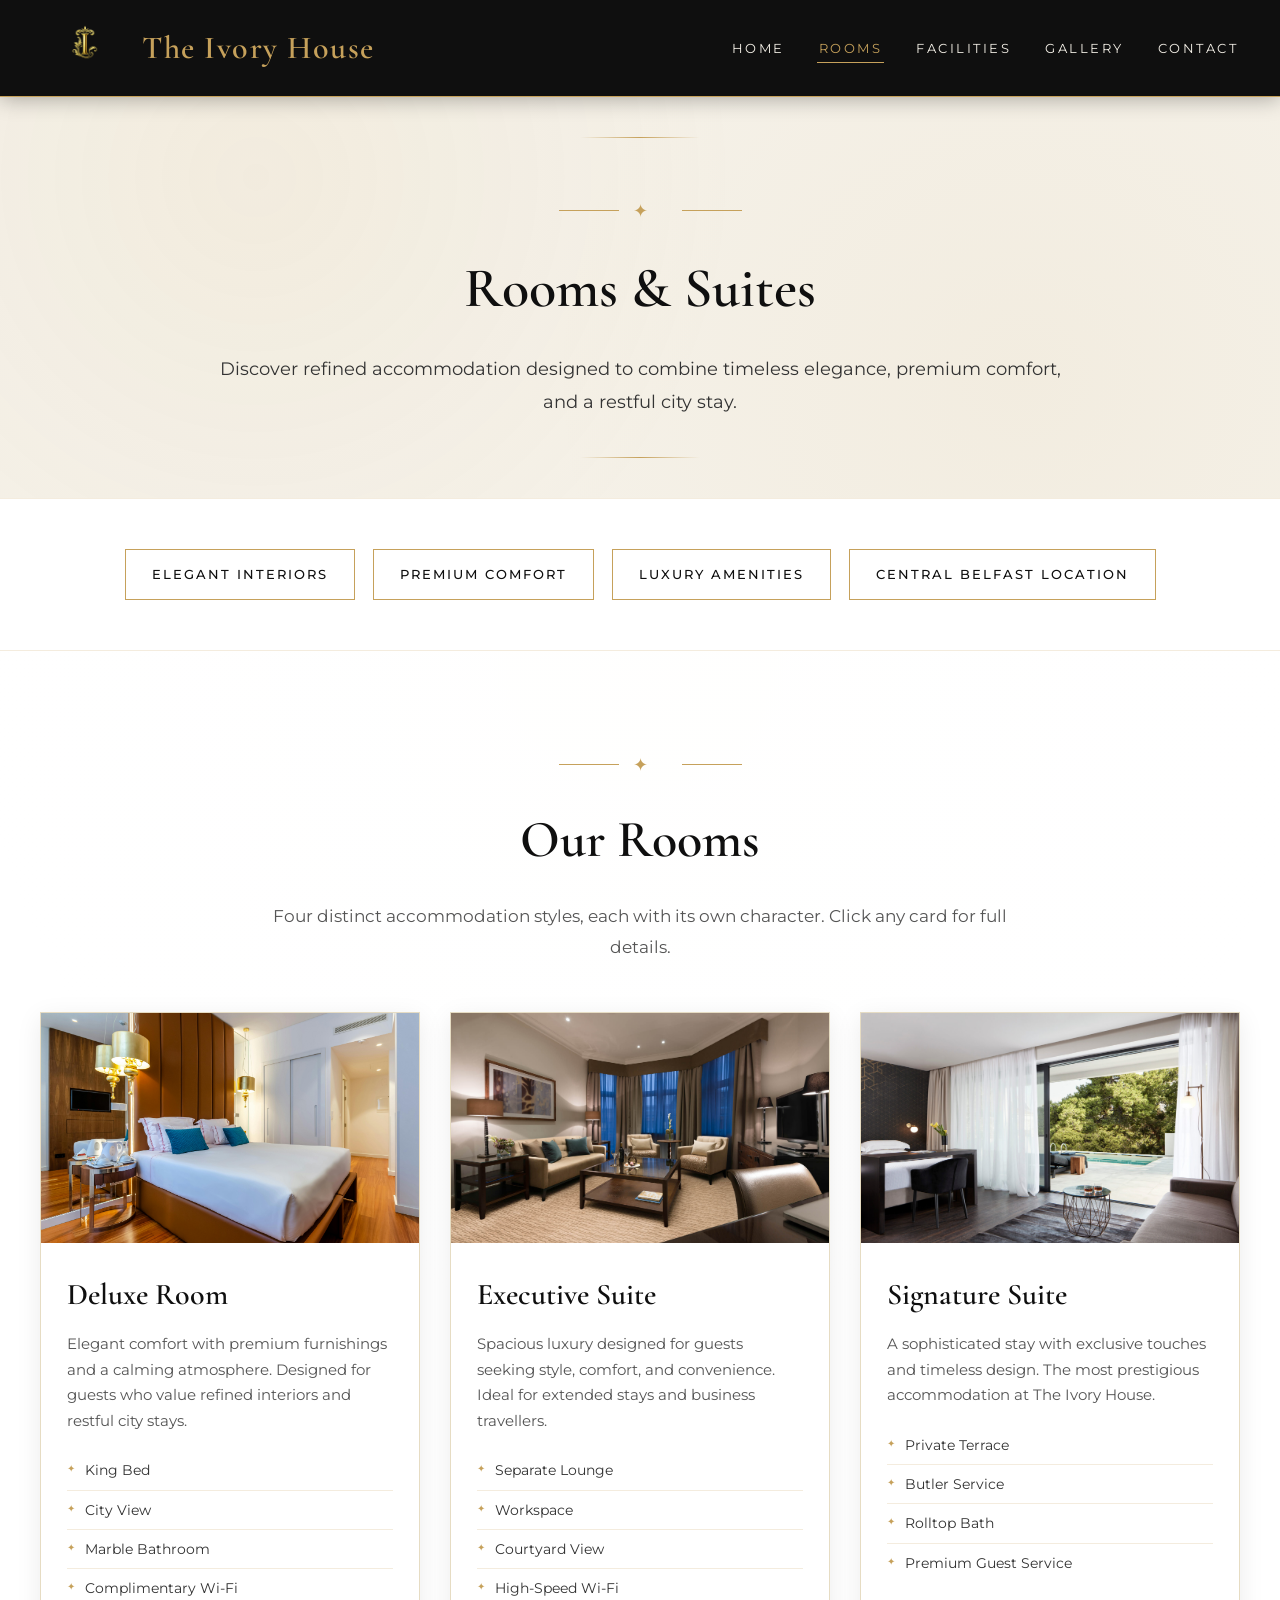
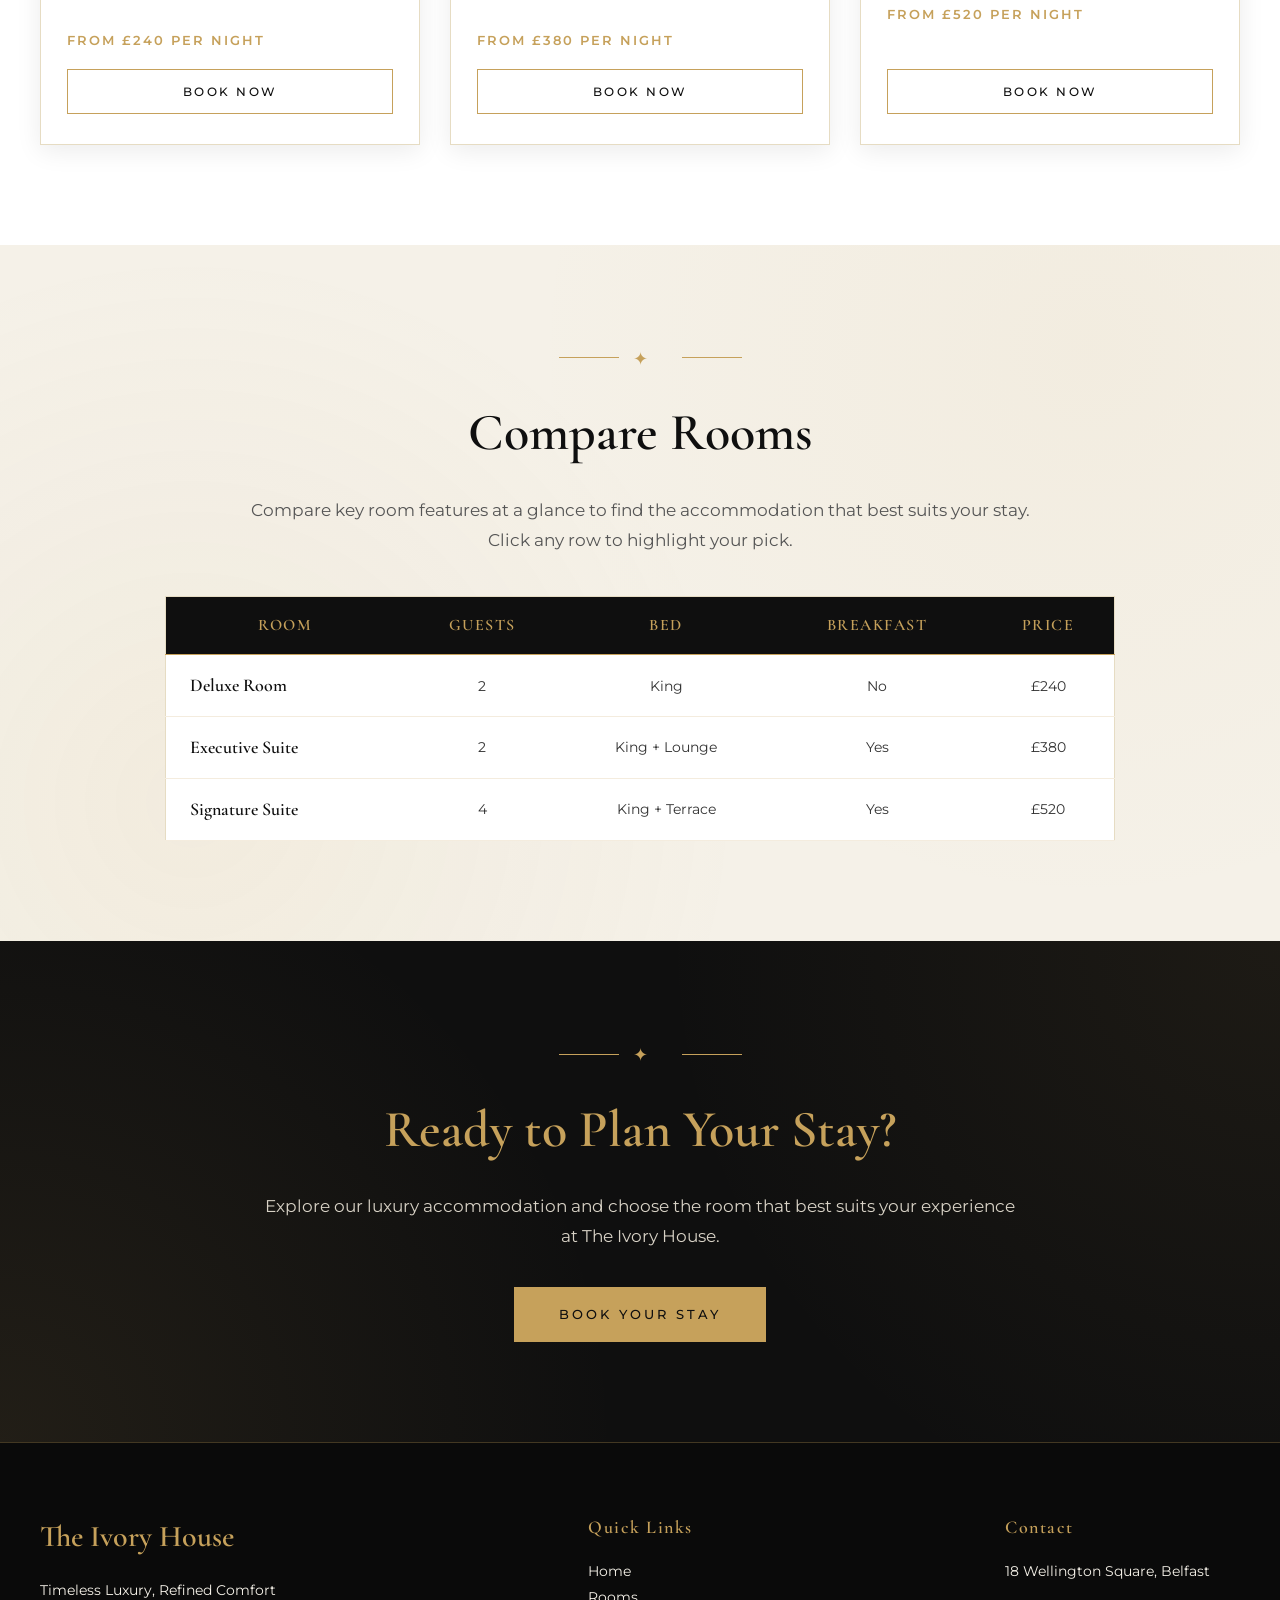
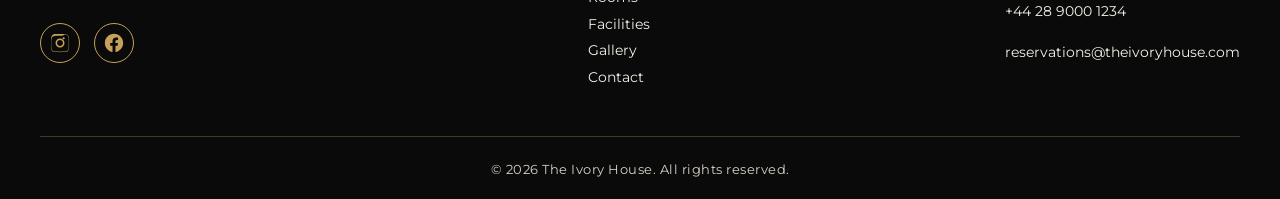
<file: rooms.html>
<!DOCTYPE html>
<html lang="en">
<head>
  <!-- basic setup -->
  <meta charset="UTF-8">
  <meta name="viewport" content="width=device-width, initial-scale=1.0">
  <meta name="description" content="Explore the rooms and suites at The Ivory House — refined accommodation in the heart of Belfast, designed for comfort, privacy and quiet luxury.">
  <title>Rooms & Suites | The Ivory House</title>

  <!-- favicon -->
  <link rel="icon" type="image/png" href="Images/favicon.png">

  <!-- fonts -->
  <link rel="preconnect" href="https://fonts.googleapis.com">
  <link rel="preconnect" href="https://fonts.gstatic.com" crossorigin>
  <link href="https://fonts.googleapis.com/css2?family=Cormorant+Garamond:wght@500;600;700&family=Montserrat:wght@300;400;500;600&display=swap" rel="stylesheet">

  <!-- shared site styles then page-specific styles -->
  <link rel="stylesheet" href="CSS/style.css">
  <link rel="stylesheet" href="CSS/roomsStyle.css">
</head>
<body>

  <!-- skip link for keyboard users -->
  <a class="skip-link" href="#main-content">Skip to main content</a>

  <!-- HEADER (same as homepage) -->
  <header class="site-header">
    <nav class="navbar" aria-label="Primary navigation">
      <div class="logo">
        <a href="index.html" aria-label="The Ivory House — home">
          <img src="Images/logo.png" alt="" class="logo-image">
          <span class="logo-text">The Ivory House</span>
        </a>
      </div>

      <ul class="nav-links">
        <li><a href="index.html">Home</a></li>
        <li><a href="rooms.html" aria-current="page">Rooms</a></li>
        <li><a href="facilities.html">Facilities</a></li>
        <li><a href="gallery.html">Gallery</a></li>
        <li><a href="Contact.html">Contact</a></li>
      </ul>
    </nav>
  </header>

  <main id="main-content">

    <!-- PAGE INTRO -->
    <section class="rooms-intro">
      <div class="rooms-intro-content">
        <span class="ornament" aria-hidden="true">✦</span>
        <h1>Rooms &amp; Suites</h1>
        <p>Discover refined accommodation designed to combine timeless elegance, premium comfort, and a restful city stay.</p>
      </div>
    </section>

    <!-- QUICK HIGHLIGHTS -->
    <section class="rooms-highlights">
      <div class="rooms-highlights-container">
        <div class="rooms-highlight-item">Elegant Interiors</div>
        <div class="rooms-highlight-item">Premium Comfort</div>
        <div class="rooms-highlight-item">Luxury Amenities</div>
        <div class="rooms-highlight-item">Central Belfast Location</div>
      </div>
    </section>

    <!-- ROOMS GRID -->
    <section class="rooms-section reveal" aria-labelledby="our-rooms-heading">
      <div class="section-heading">
        <span class="ornament" aria-hidden="true">✦</span>
        <h2 id="our-rooms-heading">Our Rooms</h2>
        <p class="section-intro">Four distinct accommodation styles, each with its own character. Click any card for full details.</p>
      </div>

      <div class="rooms-grid">

  <article class="room-detail-card">
    <img src="Images/room-deluxe.jpg" alt="Deluxe Room with king bed, city view and marble bathroom">
    <div class="room-detail-body">
      <h3>Deluxe Room</h3>
      <p class="room-desc">Elegant comfort with premium furnishings and a calming atmosphere. Designed for guests who value refined interiors and restful city stays.</p>
      <ul class="room-features">
        <li>King Bed</li>
        <li>City View</li>
        <li>Marble Bathroom</li>
        <li>Complimentary Wi-Fi</li>
      </ul>
      <p class="room-price">From £240 per night</p>
      <a href="Contact.html" class="room-button">Book Now</a>
    </div>
  </article>

  <article class="room-detail-card">
    <img src="Images/room-executive.jpg" alt="Executive Suite with separate lounge, workspace and courtyard view">
    <div class="room-detail-body">
      <h3>Executive Suite</h3>
      <p class="room-desc">Spacious luxury designed for guests seeking style, comfort, and convenience. Ideal for extended stays and business travellers.</p>
      <ul class="room-features">
        <li>Separate Lounge</li>
        <li>Workspace</li>
        <li>Courtyard View</li>
        <li>High-Speed Wi-Fi</li>
      </ul>
      <p class="room-price">From £380 per night</p>
      <a href="Contact.html" class="room-button">Book Now</a>
    </div>
  </article>

  <article class="room-detail-card">
    <img src="Images/room-signature.jpg" alt="Signature Suite with private terrace, butler service and rolltop bath">
    <div class="room-detail-body">
      <h3>Signature Suite</h3>
      <p class="room-desc">A sophisticated stay with exclusive touches and timeless design. The most prestigious accommodation at The Ivory House.</p>
      <ul class="room-features">
        <li>Private Terrace</li>
        <li>Butler Service</li>
        <li>Rolltop Bath</li>
        <li>Premium Guest Service</li>
      </ul>
      <p class="room-price">From £520 per night</p>
      <a href="Contact.html" class="room-button">Book Now</a>
    </div>
  </article>

</div>

      </div>
    </section>

    <!-- COMPARISON TABLE -->
    <section class="comparison reveal" aria-labelledby="compare-heading">
      <span class="ornament" aria-hidden="true">✦</span>
      <h2 id="compare-heading">Compare Rooms</h2>
      <p class="section-intro">Compare key room features at a glance to find the accommodation that best suits your stay. Click any row to highlight your pick.</p>

      <div class="comparison-table-wrapper">
        <table>
          <thead>
            <tr>
              <th scope="col">Room</th>
              <th scope="col">Guests</th>
              <th scope="col">Bed</th>
              <th scope="col">Breakfast</th>
              <th scope="col">Price</th>
            </tr>
          </thead>
          <tbody>
            <tr>
              <th scope="row">Deluxe Room</th>
              <td>2</td>
              <td>King</td>
              <td>No</td>
              <td>£240</td>
            </tr>
            <tr>
              <th scope="row">Executive Suite</th>
              <td>2</td>
              <td>King + Lounge</td>
              <td>Yes</td>
              <td>£380</td>
            </tr>
            <tr>
              <th scope="row">Signature Suite</th>
              <td>4</td>
              <td>King + Terrace</td>
              <td>Yes</td>
              <td>£520</td>
            </tr>
          </tbody>

        </table>
      </div>
    </section>

    <!-- CTA BAND -->
    <section class="rooms-cta reveal">
      <span class="ornament gold" aria-hidden="true">✦</span>
      <h2>Ready to Plan Your Stay?</h2>
      <p>Explore our luxury accommodation and choose the room that best suits your experience at The Ivory House.</p>
      <a href="Contact.html" class="hero-button">Book Your Stay</a>
    </section>

  </main>

  <!-- FOOTER (same as homepage with social icons) -->
  <footer class="site-footer">
    <div class="footer-container">
      <div class="footer-brand">
        <h3>The Ivory House</h3>
        <p>Timeless Luxury, Refined Comfort</p>

        <div class="social-links" aria-label="Social media">
          <a href="https://www.instagram.com" target="_blank" rel="noopener noreferrer" aria-label="Follow us on Instagram">
            <svg xmlns="http://www.w3.org/2000/svg" viewBox="0 0 24 24" width="22" height="22" fill="currentColor" aria-hidden="true">
              <path d="M12 2.2c3.2 0 3.6 0 4.9.1 1.2.1 1.8.2 2.2.4.6.2 1 .5 1.4.9.4.4.7.8.9 1.4.2.4.4 1 .4 2.2.1 1.3.1 1.7.1 4.9s0 3.6-.1 4.9c-.1 1.2-.2 1.8-.4 2.2-.2.6-.5 1-.9 1.4-.4.4-.8.7-1.4.9-.4.2-1 .4-2.2.4-1.3.1-1.7.1-4.9.1s-3.6 0-4.9-.1c-1.2-.1-1.8-.2-2.2-.4-.6-.2-1-.5-1.4-.9-.4-.4-.7-.8-.9-1.4-.2-.4-.4-1-.4-2.2C2.2 15.6 2.2 15.2 2.2 12s0-3.6.1-4.9c.1-1.2.2-1.8.4-2.2.2-.6.5-1 .9-1.4.4-.4.8-.7 1.4-.9.4-.2 1-.4 2.2-.4C8.4 2.2 8.8 2.2 12 2.2zm0 1.8c-3.1 0-3.5 0-4.8.1-1.1.1-1.7.2-2.1.4-.5.2-.9.4-1.3.8-.4.4-.6.8-.8 1.3-.2.4-.3 1-.4 2.1C2.5 8.5 2.5 8.9 2.5 12s0 3.5.1 4.8c.1 1.1.2 1.7.4 2.1.2.5.4.9.8 1.3.4.4.8.6 1.3.8.4.2 1 .3 2.1.4 1.3.1 1.7.1 4.8.1s3.5 0 4.8-.1c1.1-.1 1.7-.2 2.1-.4.5-.2.9-.4 1.3-.8.4-.4.6-.8.8-1.3.2-.4.3-1 .4-2.1.1-1.3.1-1.7.1-4.8s0-3.5-.1-4.8c-.1-1.1-.2-1.7-.4-2.1-.2-.5-.4-.9-.8-1.3-.4-.4-.8-.6-1.3-.8-.4-.2-1-.3-2.1-.4C15.5 4 15.1 4 12 4zm0 3.1c2.7 0 4.9 2.2 4.9 4.9s-2.2 4.9-4.9 4.9-4.9-2.2-4.9-4.9 2.2-4.9 4.9-4.9zm0 8.1c1.8 0 3.2-1.4 3.2-3.2s-1.4-3.2-3.2-3.2-3.2 1.4-3.2 3.2 1.4 3.2 3.2 3.2zm5.1-8.3c0 .6-.5 1.1-1.1 1.1s-1.1-.5-1.1-1.1.5-1.1 1.1-1.1 1.1.5 1.1 1.1z"/>
            </svg>
          </a>
          <a href="https://www.facebook.com" target="_blank" rel="noopener noreferrer" aria-label="Follow us on Facebook">
            <svg xmlns="http://www.w3.org/2000/svg" viewBox="0 0 24 24" width="22" height="22" fill="currentColor" aria-hidden="true">
              <path d="M22 12c0-5.5-4.5-10-10-10S2 6.5 2 12c0 5 3.7 9.1 8.4 9.9v-7H7.9V12h2.5V9.8c0-2.5 1.5-3.9 3.8-3.9 1.1 0 2.2.2 2.2.2v2.5h-1.3c-1.2 0-1.6.8-1.6 1.6V12h2.8l-.4 2.9h-2.3v7C18.3 21.1 22 17 22 12z"/>
            </svg>
          </a>
        </div>
      </div>

      <div class="footer-links">
        <h4>Quick Links</h4>
        <ul>
          <li><a href="index.html">Home</a></li>
          <li><a href="rooms.html">Rooms</a></li>
          <li><a href="facilities.html">Facilities</a></li>
          <li><a href="gallery.html">Gallery</a></li>
          <li><a href="Contact.html">Contact</a></li>
        </ul>
      </div>

      <div class="footer-contact">
        <h4>Contact</h4>
        <p>18 Wellington Square, Belfast</p>
        <p>+44 28 9000 1234</p>
        <p>reservations@theivoryhouse.com</p>
      </div>
    </div>

    <div class="footer-bottom">
      <p>&copy; 2026 The Ivory House. All rights reserved.</p>
    </div>
  </footer>

  <!-- jQuery then shared site script (scroll reveal etc.) then page-specific -->
  <script src="https://code.jquery.com/jquery-3.7.1.min.js"></script>
  <script src="Js/script.js"></script>
  <script src="Js/rooms.js"></script>
</body>
</html>
</file>
<file: CSS/style.css>
/* The Ivory House - main stylesheet
   colours: #0f0f0f ink / #f5f1e8 cream / #c6a15b gold
   fonts:   Cormorant Garamond (display), Montserrat (body) */


/* reset */
* { box-sizing: border-box; }

body {
  margin: 0;
  font-family: "Montserrat", sans-serif;
  background-color: #f5f1e8;
  color: #0f0f0f;
  line-height: 1.6;
}

img {
  max-width: 100%;
  height: auto;
  display: block;
}


/* accessibility */

/* skip link only shows when focused with tab key */
.skip-link {
  position: absolute;
  top: -60px;
  left: 12px;
  background: #c6a15b;
  color: #0f0f0f;
  padding: 10px 18px;
  text-decoration: none;
  font-weight: 600;
  letter-spacing: 1px;
  text-transform: uppercase;
  font-size: 13px;
  z-index: 1000;
  transition: top 0.25s ease;
}
.skip-link:focus {
  top: 12px;
  outline: 2px solid #0f0f0f;
  outline-offset: 2px;
}

/* focus ring for keyboard users (not mouse clicks) */
a:focus-visible,
button:focus-visible {
  outline: 2px solid #c6a15b;
  outline-offset: 3px;
}


/* ornamental divider used above section headings */
.ornament {
  display: block;
  text-align: center;
  color: #c6a15b;
  font-size: 18px;
  letter-spacing: 20px;
  margin: 0 0 18px;
  padding-left: 20px; /* nudge to fix optical centre from letter-spacing */
  position: relative;
}
.ornament::before,
.ornament::after {
  content: "";
  display: inline-block;
  width: 60px;
  height: 1px;
  background: #c6a15b;
  vertical-align: middle;
  margin: 0 14px 4px;
}
.ornament.light {
  color: #c6a15b;
}


/* header */
.site-header {
  background-color: #0f0f0f;
  padding: 18px 40px;
  border-bottom: 1px solid #c6a15b;
  position: sticky; /* stays at top when scrolling */
  top: 0;
  z-index: 100;
  box-shadow: 0 2px 20px rgba(0,0,0,0.3);
}

.navbar {
  display: flex;
  justify-content: space-between;
  align-items: center;
  max-width: 1400px;
  margin: 0 auto;
}

.logo a {
  display: flex;
  align-items: center;
  gap: 12px;
  color: #c6a15b;
  text-decoration: none;
}

.logo-image {
  height: 60px;
  width: auto;
}

.logo-text {
  font-family: "Cormorant Garamond", serif;
  font-size: 32px;
  font-weight: 600;
  letter-spacing: 1.5px;
}

.nav-links {
  list-style: none;
  display: flex;
  gap: 30px;
  margin: 0;
  padding: 0;
}

.nav-links a {
  color: #f5f1e8;
  text-decoration: none;
  font-size: 13px;
  font-weight: 400;
  text-transform: uppercase;
  letter-spacing: 2.5px;
  padding: 6px 2px;
  border-bottom: 1px solid transparent;
  transition: color 0.25s ease, border-color 0.25s ease;
}

.nav-links a:hover,
.nav-links a[aria-current="page"] {
  color: #c6a15b;
  border-bottom-color: #c6a15b;
}


/* HERO */
.hero {
  position: relative;
  height: 92vh;
  min-height: 600px;
  overflow: hidden; /* hide the zoomed bg image overflow */
}

/* separate layer so only the image zooms, not the text */
.hero-image {
  position: absolute;
  inset: 0;
  background-image: url("../Images/hero.jpg");
  background-size: cover;
  background-position: center;
  background-repeat: no-repeat;
  animation: slowZoom 22s ease-in-out infinite alternate;
}

@keyframes slowZoom {
  from { transform: scale(1); }
  to   { transform: scale(1.1); }
}

.hero-overlay {
  position: relative;
  height: 100%;
  background: linear-gradient(180deg, rgba(0,0,0,0.35) 0%, rgba(0,0,0,0.6) 100%);
  display: flex;
  justify-content: center;
  align-items: center;
  text-align: center;
}

/* thin gold frame inside the hero */
.hero-overlay::before {
  content: "";
  position: absolute;
  top: 40px;
  left: 40px;
  right: 40px;
  bottom: 40px;
  border: 1px solid rgba(198, 161, 91, 0.45);
  pointer-events: none;
}

.hero-content {
  max-width: 820px;
  padding: 20px;
  color: #f5f1e8;
  opacity: 0;
  transform: translateY(20px);
  animation: heroFadeIn 1.4s ease 0.2s forwards;
  position: relative;
  z-index: 2;
}

@keyframes heroFadeIn {
  to { opacity: 1; transform: translateY(0); }
}

.hero-eyebrow {
  display: block;
  font-size: 14px;
  font-weight: 500;
  letter-spacing: 5px;
  text-transform: uppercase;
  color: #c6a15b;
  margin-bottom: 20px;
  text-shadow: 0 1px 4px rgba(0, 0, 0, 0.5); /* lifts it off the busy bg */
}

.hero-content h1 {
  font-family: "Cormorant Garamond", serif;
  font-size: 72px; 
  font-weight: 600;
  margin: 0 0 18px;
  color: #ffffff;
  line-height: 1.1;
  text-shadow: 0 2px 16px rgba(0, 0, 0, 0.5);
}

.hero-content h1 em {
  font-style: italic;
  color: #e8c78a;
  font-weight: 500;
}

.hero-tagline {
  font-family: "Montserrat", sans-serif;
  font-size: 14px;
  font-weight: 400;
  text-transform: uppercase;
  letter-spacing: 5px;
  color: #c6a15b;
  margin: 0 0 22px;
}

.hero-lede {
  font-size: 18px;
  line-height: 1.7;
  color: #f5f1e8;
  text-shadow: 0 1px 6px rgba(0, 0, 0, 0.4);
  max-width: 580px;
  margin: 0 auto 38px;
}

.hero-button {
  display: inline-block;
  padding: 16px 44px;
  background-color: #c6a15b;
  color: #0f0f0f;
  text-decoration: none;
  text-transform: uppercase;
  letter-spacing: 3px;
  font-size: 13px;
  font-weight: 500;
  border: 1px solid #c6a15b;
  transition: background-color 0.3s ease, color 0.3s ease, transform 0.3s ease, box-shadow 0.3s ease;
}

.hero-button:hover {
  background-color: transparent;
  color: #f5f1e8;
  transform: translateY(-2px);
  box-shadow: 0 8px 20px rgba(198, 161, 91, 0.3);
}


/* scroll reveal - JS adds .is-visible when section enters view */
.reveal {
  opacity: 0;
  transform: translateY(40px);
  transition: opacity 0.9s ease, transform 0.9s ease;
}
.reveal.is-visible {
  opacity: 1;
  transform: translateY(0);
}


/* shared */
.section-heading {
  text-align: center;
  margin-bottom: 50px;
}

.section-intro {
  max-width: 780px;
  margin: 0 auto;
  font-size: 17px;
  line-height: 1.8;
  color: #555555;
  text-align: center;
}
.section-intro.light {
  color: #d8d2c6;
}


/* WELCOME - cream bg with a very faint gold wash */
.welcome {
  background-color: #f5f1e8;
  background-image:
    radial-gradient(circle at 20% 20%, rgba(198, 161, 91, 0.06) 0%, transparent 40%),
    radial-gradient(circle at 80% 70%, rgba(198, 161, 91, 0.05) 0%, transparent 45%);
  padding: 100px 20px;
  text-align: center;
  position: relative;
}

/* thin gold lines top & bottom of the section */
.welcome::before,
.welcome::after {
  content: "";
  position: absolute;
  left: 50%;
  width: 120px;
  height: 1px;
  background: linear-gradient(90deg, transparent, #c6a15b, transparent);
  transform: translateX(-50%);
}
.welcome::before { top: 40px; }
.welcome::after  { bottom: 40px; }

.welcome-text {
  max-width: 850px;
  margin: 0 auto;
}

.welcome h2 {
  font-family: "Cormorant Garamond", serif;
  font-size: 52px;
  color: #0f0f0f;
  margin: 0 0 26px;
  font-weight: 600;
}

.welcome p {
  font-size: 19px;
  line-height: 1.9;
  color: #333333;
  margin: 0;
  font-weight: 300;
}


/* FEATURED ROOMS */
.featured-rooms {
  background-color: #ffffff;
  padding: 100px 40px;
  text-align: center;
  /* doubled-up gradient = solid white with a faint gold glow from the top */
  background-image:
    linear-gradient(rgba(255,255,255,0.97), rgba(255,255,255,0.97)),
    radial-gradient(circle at 50% 0%, rgba(198, 161, 91, 0.12) 0%, transparent 50%);
}

.featured-rooms h2 {
  font-family: "Cormorant Garamond", serif;
  font-size: 52px;
  color: #0f0f0f;
  margin: 0 0 20px;
  font-weight: 600;
}

.room-cards {
  display: flex;
  justify-content: center;
  align-items: stretch; /* makes all cards match the tallest */
  gap: 35px;
  flex-wrap: wrap;
  max-width: 1200px;
  margin: 0 auto;
}

.room-card {
  background-color: #ffffff;
  width: 340px;
  overflow: hidden;
  box-shadow: 0 6px 24px rgba(0, 0, 0, 0.08);
  transition: transform 0.4s ease, box-shadow 0.4s ease;
  text-align: left;
  display: flex;
  flex-direction: column;
  position: relative;
  border: 1px solid #e6dcc3;
}

/* gold corner brackets - only shown on hover */
.room-card::before,
.room-card::after {
  content: "";
  position: absolute;
  width: 24px;
  height: 24px;
  border: 2px solid #c6a15b;
  opacity: 0;
  transition: opacity 0.4s ease;
  pointer-events: none;
  z-index: 2;
}
.room-card::before {
  top: 10px; left: 10px;
  border-right: none;
  border-bottom: none;
}
.room-card::after {
  bottom: 10px; right: 10px;
  border-left: none;
  border-top: none;
}
.room-card:hover::before,
.room-card:hover::after {
  opacity: 1;
}

.room-card:hover {
  transform: translateY(-10px);
  box-shadow: 0 20px 40px rgba(0, 0, 0, 0.18);
}

.room-card-image {
  height: 240px;
  background-size: cover;
  background-position: center;
  background-color: #eee4cf; /* fallback if image fails */
  transition: transform 0.8s ease;
}

.room-card:hover .room-card-image {
  transform: scale(1.08);
}

.room-card-body {
  padding: 30px 28px 32px;
  position: relative;
  display: flex;
  flex-direction: column;
  flex-grow: 1; /* takes up remaining space so button sits at bottom */
}

.room-card h3 {
  font-family: "Cormorant Garamond", serif;
  font-size: 32px;
  color: #0f0f0f;
  margin: 0 0 12px;
  font-weight: 600;
}

.room-card p {
  font-size: 15px;
  line-height: 1.75;
  color: #444444;
  margin: 0 0 14px;
}

/* hidden by default - jQuery slideDowns it on hover */
.room-card-hidden {
  display: none;
  padding: 14px 0;
  border-top: 1px solid #e6dcc3;
  margin-top: 4px;
}

.room-card-hidden p {
  font-size: 12px;
  letter-spacing: 1px;
  color: #c6a15b;
  text-transform: uppercase;
  font-weight: 500;
  margin: 0;
}

.room-button {
  display: inline-block;
  margin-top: auto; /* pushes button to the bottom of the card */
  align-self: flex-start; /* keeps button at its natural width */
  padding: 12px 28px;
  background-color: transparent;
  border: 1px solid #c6a15b;
  color: #0f0f0f;
  text-decoration: none;
  font-size: 12px;
  letter-spacing: 2.5px;
  text-transform: uppercase;
  font-weight: 500;
  transition: background-color 0.3s ease, color 0.3s ease;
}

.room-button:hover,
.room-button:focus {
  background-color: #c6a15b;
  color: #0f0f0f;
}


/* PARALLAX BAND */
/* background-attachment: fixed gives the parallax look - image stays put while page scrolls */
.parallax-band {
  height: 400px;
  background-image:
    linear-gradient(rgba(15,15,15,0.55), rgba(15,15,15,0.55)),
    url("../Images/parallax.jpg");
  background-size: cover;
  background-position: center;
  background-attachment: fixed;
  background-repeat: no-repeat;
  display: flex;
  align-items: center;
  justify-content: center;
  position: relative;
}

.parallax-band::before,
.parallax-band::after {
  content: "";
  position: absolute;
  left: 50%;
  transform: translateX(-50%);
  width: 80%;
  max-width: 700px;
  height: 1px;
  background: linear-gradient(90deg, transparent, #c6a15b, transparent);
}
.parallax-band::before { top: 50px; }
.parallax-band::after  { bottom: 50px; }

.parallax-overlay {
  text-align: center;
  padding: 0 20px;
}

.parallax-quote {
  font-family: "Cormorant Garamond", serif;
  font-style: italic;
  font-size: 34px;
  color: #f5f1e8;
  max-width: 700px;
  line-height: 1.4;
  margin: 0;
  text-shadow: 0 2px 12px rgba(0, 0, 0, 0.5);
}


/* A DAY AT THE IVORY HOUSE */
.ivory-day {
  background-color: #f5f1e8;
  background-image:
    radial-gradient(circle at 15% 80%, rgba(198, 161, 91, 0.07) 0%, transparent 45%),
    radial-gradient(circle at 85% 15%, rgba(198, 161, 91, 0.06) 0%, transparent 45%);
  padding: 100px 40px;
  text-align: center;
}

.ivory-day-container {
  max-width: 1200px;
  margin: 0 auto;
}

.ivory-day h2 {
  font-family: "Cormorant Garamond", serif;
  font-size: 52px;
  color: #0f0f0f;
  margin: 0 0 20px;
  font-weight: 600;
}

.ivory-day-intro {
  max-width: 780px;
  margin: 0 auto 55px;
  font-size: 17px;
  line-height: 1.8;
  color: #555555;
}

.day-timeline {
  display: grid;
  grid-template-columns: repeat(2, 1fr);
  gap: 28px;
  max-width: 920px;
  margin: 0 auto;
}

.day-step {
  background-color: #ffffff;
  border: 1px solid #e6dcc3;
  padding: 42px 34px;
  box-shadow: 0 4px 18px rgba(0, 0, 0, 0.06);
  text-align: left;
  transition: opacity 0.7s ease, transform 0.7s ease, box-shadow 0.3s ease, border-color 0.3s ease;
  position: relative;
}

/* gold accent bar on left edge */
.day-step::before {
  content: "";
  position: absolute;
  top: 42px;
  bottom: 42px;
  left: 0;
  width: 3px;
  background: #c6a15b;
  opacity: 0.8;
}

/* top-right gold corner bracket */
.day-step::after {
  content: "";
  position: absolute;
  top: 12px;
  right: 12px;
  width: 22px;
  height: 22px;
  border-top: 2px solid #c6a15b;
  border-right: 2px solid #c6a15b;
  opacity: 0.6;
  transition: opacity 0.3s ease;
}

.day-step:hover::after {
  opacity: 1;
}

.day-time {
  display: inline-block;
  margin-bottom: 16px;
  color: #c6a15b;
  font-size: 12px;
  font-weight: 500;
  letter-spacing: 3px;
  text-transform: uppercase;
}

.day-step h3 {
  font-family: "Cormorant Garamond", serif;
  font-size: 30px;
  color: #0f0f0f;
  margin: 0 0 14px;
  font-weight: 600;
}

.day-step p {
  font-size: 15px;
  line-height: 1.75;
  color: #444444;
  margin: 0;
}


/* CURATED STAYS - dark section for contrast */
.curated-stays {
  background-color: #1a1a1a;
  background-image:
    radial-gradient(circle at 50% 0%, rgba(198, 161, 91, 0.12) 0%, transparent 60%);
  padding: 100px 40px;
  text-align: center;
  color: #f5f1e8;
}

.curated-stays-container {
  max-width: 1000px;
  margin: 0 auto;
}

.curated-stays h2 {
  font-family: "Cormorant Garamond", serif;
  font-size: 52px;
  color: #c6a15b;
  margin: 0 0 20px;
  font-weight: 600;
}

.curated-intro {
  max-width: 750px;
  margin: 0 auto 40px;
  font-size: 17px;
  line-height: 1.8;
  color: #d8d2c6;
}

.stay-options {
  display: flex;
  justify-content: center;
  flex-wrap: wrap;
  gap: 14px;
  margin-bottom: 40px;
}

.stay-button {
  background-color: transparent;
  border: 1px solid #c6a15b;
  color: #f5f1e8;
  padding: 14px 28px;
  font-size: 13px;
  letter-spacing: 2.5px;
  text-transform: uppercase;
  font-family: "Montserrat", sans-serif;
  font-weight: 500;
  cursor: pointer;
  transition: background-color 0.3s ease, color 0.3s ease;
}

.stay-button:hover,
.stay-button:focus-visible {
  background-color: #c6a15b;
  color: #0f0f0f;
}

.active-stay {
  background-color: #c6a15b;
  color: #0f0f0f;
}

.stay-result {
  background-color: rgba(255, 255, 255, 0.03);
  border: 1px solid rgba(198, 161, 91, 0.35);
  padding: 44px 38px;
  max-width: 720px;
  margin: 0 auto;
  min-height: 180px;
  position: relative;
}

/* gold corner details on the result panel */
.stay-result::before,
.stay-result::after {
  content: "";
  position: absolute;
  width: 20px;
  height: 20px;
  border: 1px solid #c6a15b;
}
.stay-result::before {
  top: -1px; left: -1px;
  border-right: none;
  border-bottom: none;
}
.stay-result::after {
  bottom: -1px; right: -1px;
  border-left: none;
  border-top: none;
}

.stay-result h3 {
  font-family: "Cormorant Garamond", serif;
  font-size: 34px;
  color: #c6a15b;
  margin: 0 0 16px;
  font-weight: 600;
}

.stay-result p {
  font-size: 16px;
  line-height: 1.8;
  color: #e8e2d4;
  margin: 0;
}


/* WHY STAY WITH US */
.highlights {
  background-color: #0f0f0f;
  background-image:
    radial-gradient(circle at 0% 100%, rgba(198, 161, 91, 0.10) 0%, transparent 45%),
    radial-gradient(circle at 100% 0%, rgba(198, 161, 91, 0.08) 0%, transparent 45%);
  padding: 120px 40px; /* was 100px */
  text-align: center;
}

.highlights h2 {
  font-family: "Cormorant Garamond", serif;
  font-size: 52px;
  color: #c6a15b;
  margin: 0 0 20px;
  font-weight: 600;
}

.highlight-list {
  display: flex;
  justify-content: center;
  flex-wrap: wrap;
  gap: 22px;
  max-width: 1100px;
  margin: 40px auto 30px;
}

.highlight-item {
  background-color: transparent;
  border: 1px solid #c6a15b;
  color: #f5f1e8;
  padding: 22px 32px;
  min-width: 200px;
  font-size: 13px;
  letter-spacing: 3px;
  text-transform: uppercase;
  font-family: "Montserrat", sans-serif;
  font-weight: 500;
  cursor: pointer;
  transition: background-color 0.35s ease, color 0.35s ease,
              transform 0.35s ease, box-shadow 0.35s ease;
}

.highlight-item:hover,
.highlight-item:focus-visible,
.highlight-item.is-active {
  background-color: #c6a15b;
  color: #0f0f0f;
  transform: translateY(-5px);
  box-shadow: 0 12px 26px rgba(198, 161, 91, 0.35);
}

/* hidden until a tile is clicked */
.highlight-detail {
  display: none;
  max-width: 700px;
  margin: 25px auto 0;
  padding: 30px 34px;
  background-color: rgba(198, 161, 91, 0.08);
  border: 1px solid rgba(198, 161, 91, 0.4);
  color: #f5f1e8;
  font-size: 16px;
  line-height: 1.8;
  text-align: center;
}


/* FOOTER */
.site-footer {
  background-color: #0a0a0a;
  color: #f5f1e8;
  padding: 70px 40px 20px;
  border-top: 1px solid rgba(198, 161, 91, 0.3);
}

.footer-container {
  display: flex;
  justify-content: space-between;
  gap: 40px;
  flex-wrap: wrap;
  max-width: 1200px;
  margin: 0 auto;
}

.footer-brand h3,
.footer-links h4,
.footer-contact h4 {
  font-family: "Cormorant Garamond", serif;
  color: #c6a15b;
  margin: 0 0 16px;
  font-weight: 600;
}

.footer-brand h3 {
  font-size: 30px;
}

/* social media icons */
.social-links {
  display: flex;
  gap: 14px;
  margin-top: 20px;
}

.social-links a {
  display: inline-flex;
  align-items: center;
  justify-content: center;
  width: 40px;
  height: 40px;
  border: 1px solid #c6a15b;
  color: #c6a15b;
  border-radius: 50%;
  transition: background-color 0.3s ease, color 0.3s ease, transform 0.3s ease;
}

.social-links a:hover,
.social-links a:focus-visible {
  background-color: #c6a15b;
  color: #0f0f0f;
  transform: translateY(-3px);
}

.footer-links h4,
.footer-contact h4 {
  font-size: 18px;
  letter-spacing: 1.5px;
}

.footer-brand p,
.footer-contact p,
.footer-links a {
  font-size: 14px;
  line-height: 1.9;
  color: #f5f1e8;
  text-decoration: none;
}

.footer-links ul {
  list-style: none;
  padding: 0;
  margin: 0;
}

.footer-links a { transition: color 0.25s ease; }
.footer-links a:hover { color: #c6a15b; }

.footer-bottom {
  border-top: 1px solid rgba(198, 161, 91, 0.3);
  margin-top: 45px;
  padding-top: 22px;
  text-align: center;
}

.footer-bottom p {
  margin: 0;
  font-size: 13px;
  color: #d8d2c6;
  letter-spacing: 0.5px;
}

/* turn off animations for people who've requested reduced motion */
@media (prefers-reduced-motion: reduce) {
  *, *::before, *::after {
    animation-duration: 0.01ms !important;
    animation-iteration-count: 1 !important;
    transition-duration: 0.01ms !important;
  }
  .reveal, .day-step {
    opacity: 1;
    transform: none;
  }
  .hero-image { animation: none; }
}
</file>
<file: CSS/Contactstyle.css>
/* Contact page - sits on top of style.css */


/* INTRO */
.contact-intro {
  background-color: #f5f1e8;
  background-image:
    radial-gradient(circle at 20% 20%, rgba(198, 161, 91, 0.07) 0%, transparent 45%),
    radial-gradient(circle at 80% 70%, rgba(198, 161, 91, 0.06) 0%, transparent 45%);
  padding: 100px 20px 80px;
  text-align: center;
  position: relative;
}

.contact-intro::before,
.contact-intro::after {
  content: "";
  position: absolute;
  left: 50%;
  width: 120px;
  height: 1px;
  background: linear-gradient(90deg, transparent, #c6a15b, transparent);
  transform: translateX(-50%);
}
.contact-intro::before { top: 40px; }
.contact-intro::after  { bottom: 40px; }

.contact-intro-content {
  max-width: 850px;
  margin: 0 auto;
}

.contact-intro h1 {
  font-family: "Cormorant Garamond", serif;
  font-size: 56px;
  color: #0f0f0f;
  margin: 0 0 20px;
  font-weight: 600;
}

.contact-intro p {
  font-size: 18px;
  color: #333333;
  line-height: 1.8;
  margin: 0;
}


/* TWO-COLUMN: DETAILS + FORM */
.contact-main {
  background-color: #ffffff;
  padding: 100px 40px;
  background-image:
    linear-gradient(rgba(255,255,255,0.97), rgba(255,255,255,0.97)),
    radial-gradient(circle at 50% 0%, rgba(198, 161, 91, 0.12) 0%, transparent 50%);
}

.contact-main-container {
  max-width: 1200px;
  margin: 0 auto;
  display: grid;
  grid-template-columns: 1fr 1.4fr;
  gap: 40px;
  align-items: start;
}

.hotel-info,
.booking-form {
  background-color: #ffffff;
  border: 1px solid #e6dcc3;
  padding: 40px 36px;
  box-shadow: 0 6px 24px rgba(0, 0, 0, 0.06);
  position: relative;
}

.hotel-info h2,
.booking-form h2 {
  font-family: "Cormorant Garamond", serif;
  font-size: 34px;
  color: #0f0f0f;
  margin: 10px 0 24px;
  font-weight: 600;
}

.hotel-info .ornament,
.booking-form .ornament {
  text-align: left;
  margin: 0 0 10px;
  padding-left: 0;
}

.hotel-info .ornament::before,
.booking-form .ornament::before {
  display: none;
}

.hotel-info .ornament::after {
  display: none;
}


/* CONTACT DETAILS */
.contact-details {
  margin: 0 0 30px;
}

.contact-details dt {
  font-size: 11px;
  letter-spacing: 2.5px;
  text-transform: uppercase;
  color: #c6a15b;
  font-weight: 600;
  margin-top: 18px;
}

.contact-details dt:first-child {
  margin-top: 0;
}

.contact-details dd {
  margin: 6px 0 0;
  font-size: 16px;
  color: #333333;
  line-height: 1.6;
}

.contact-details dd a {
  color: #0f0f0f;
  text-decoration: none;
  border-bottom: 1px solid rgba(198, 161, 91, 0.4);
  transition: color 0.2s ease, border-color 0.2s ease;
}

.contact-details dd a:hover,
.contact-details dd a:focus-visible {
  color: #c6a15b;
  border-bottom-color: #c6a15b;
}

.contact-social {
  padding-top: 24px;
  border-top: 1px solid rgba(198, 161, 91, 0.2);
}

.contact-social-label {
  font-size: 11px;
  letter-spacing: 2.5px;
  text-transform: uppercase;
  color: #c6a15b;
  font-weight: 600;
  margin: 0 0 14px;
}

.hotel-info .social-links a {
  color: #c6a15b;
  border-color: #c6a15b;
}

.hotel-info .social-links a:hover {
  background-color: #c6a15b;
  color: #ffffff;
}


/* BOOKING FORM */
.form-intro {
  font-size: 15px;
  color: #555555;
  line-height: 1.7;
  margin: 0 0 24px;
}

.form-field {
  margin-bottom: 18px;
  display: flex;
  flex-direction: column;
}

.form-row {
  display: grid;
  grid-template-columns: 1fr 1fr;
  gap: 16px;
}

.form-row .form-field {
  margin-bottom: 18px;
}

.booking-form label {
  font-size: 12px;
  letter-spacing: 2px;
  text-transform: uppercase;
  font-weight: 500;
  color: #0f0f0f;
  margin-bottom: 8px;
}

.required {
  color: #c6a15b;
  margin-left: 2px;
}

.booking-form input,
.booking-form select,
.booking-form textarea {
  padding: 12px 14px;
  border: 1px solid #d8ccae;
  background-color: #fbf9f4;
  color: #0f0f0f;
  font-family: "Montserrat", sans-serif;
  font-size: 14px;
  transition: border-color 0.25s ease, background-color 0.25s ease;
}

.booking-form input:focus,
.booking-form select:focus,
.booking-form textarea:focus {
  outline: none;
  border-color: #c6a15b;
  background-color: #ffffff;
  box-shadow: 0 0 0 3px rgba(198, 161, 91, 0.15);
}

.booking-form input.is-invalid,
.booking-form select.is-invalid,
.booking-form textarea.is-invalid {
  border-color: #b33b3b;
  background-color: #fcf5f5;
}

.form-error {
  display: block;
  font-size: 12px;
  color: #b33b3b;
  margin-top: 6px;
  min-height: 16px;
  letter-spacing: 0.3px;
}

.form-counter {
  display: block;
  font-size: 11px;
  color: #999999;
  text-align: right;
  margin-top: 6px;
  letter-spacing: 0.5px;
}

.booking-form textarea {
  resize: vertical;
  min-height: 100px;
}

.form-submit {
  background-color: #c6a15b;
  color: #0f0f0f;
  border: 1px solid #c6a15b;
  padding: 16px 32px;
  font-size: 13px;
  letter-spacing: 2.5px;
  text-transform: uppercase;
  font-family: "Montserrat", sans-serif;
  font-weight: 500;
  cursor: pointer;
  width: 100%;
  margin-top: 12px;
  transition: background-color 0.3s ease, color 0.3s ease, transform 0.3s ease;
}

.form-submit:hover,
.form-submit:focus-visible {
  background-color: transparent;
  color: #0f0f0f;
  transform: translateY(-2px);
}

.form-success {
  margin-top: 24px;
  padding: 22px 24px;
  background-color: rgba(198, 161, 91, 0.08);
  border: 1px solid #c6a15b;
  color: #0f0f0f;
}

.form-success h3 {
  font-family: "Cormorant Garamond", serif;
  font-size: 22px;
  margin: 0 0 10px;
  color: #c6a15b;
}

.form-success p {
  font-size: 14px;
  line-height: 1.7;
  margin: 0 0 8px;
}

.form-success p:last-child {
  margin-bottom: 0;
}


/* MAP SECTION */
.map-section {
  background-color: #f5f1e8;
  background-image:
    radial-gradient(circle at 15% 80%, rgba(198, 161, 91, 0.07) 0%, transparent 45%),
    radial-gradient(circle at 85% 15%, rgba(198, 161, 91, 0.06) 0%, transparent 45%);
  padding: 100px 40px;
  text-align: center;
}

.map-section h2 {
  font-family: "Cormorant Garamond", serif;
  font-size: 52px;
  color: #0f0f0f;
  margin: 0 0 20px;
  font-weight: 600;
}

.map-embed {
  max-width: 1100px;
  margin: 50px auto 0;
  aspect-ratio: 16 / 9;
  border: 1px solid #e6dcc3;
  box-shadow: 0 6px 24px rgba(0, 0, 0, 0.1);
  overflow: hidden;
  position: relative;
}

.map-embed iframe {
  width: 100%;
  height: 100%;
  border: none;
  display: block;
}


/* FAQ */
.contact-faq {
  background-color: #ffffff;
  padding: 100px 20px;
  text-align: center;
}

.faq-container {
  max-width: 850px;
  margin: 0 auto;
}

.contact-faq h2 {
  font-family: "Cormorant Garamond", serif;
  font-size: 52px;
  color: #0f0f0f;
  margin: 0 0 40px;
  font-weight: 600;
}

.faq-list {
  text-align: left;
}

.faq-item {
  background-color: #ffffff;
  border: 1px solid #e6dcc3;
  margin-bottom: 14px;
  transition: border-color 0.3s ease, box-shadow 0.3s ease;
}

.faq-item.is-open {
  border-color: #c6a15b;
  box-shadow: 0 6px 18px rgba(0, 0, 0, 0.06);
}

.faq-question {
  width: 100%;
  background-color: transparent;
  border: none;
  padding: 22px 28px;
  display: flex;
  justify-content: space-between;
  align-items: center;
  cursor: pointer;
  text-align: left;
  font-family: "Cormorant Garamond", serif;
  font-size: 20px;
  color: #0f0f0f;
  font-weight: 600;
  transition: color 0.3s ease;
}

.faq-question:hover,
.faq-question:focus-visible {
  color: #c6a15b;
}

.faq-toggle-icon {
  color: #c6a15b;
  font-size: 24px;
  font-weight: 300;
  transition: transform 0.3s ease;
  line-height: 1;
}

.faq-item.is-open .faq-toggle-icon {
  transform: rotate(45deg);
}

.faq-answer {
  display: none;
  padding: 0 28px 22px;
  border-top: 1px solid rgba(198, 161, 91, 0.2);
}

.faq-answer p {
  font-size: 15px;
  line-height: 1.8;
  color: #444444;
  margin: 18px 0 0;
}


/* EMERGENCY */
.emergency {
  background-color: #0f0f0f;
  background-image:
    radial-gradient(circle at 0% 100%, rgba(198, 161, 91, 0.10) 0%, transparent 45%),
    radial-gradient(circle at 100% 0%, rgba(198, 161, 91, 0.08) 0%, transparent 45%);
  color: #f5f1e8;
  text-align: center;
  padding: 80px 20px;
}

.emergency-container {
  max-width: 700px;
  margin: 0 auto;
}

.emergency h2 {
  font-family: "Cormorant Garamond", serif;
  font-size: 42px;
  margin: 0 0 20px;
  color: #c6a15b;
  font-weight: 600;
}

.emergency p {
  font-size: 16px;
  line-height: 1.8;
  color: #d8d2c6;
  margin: 0 0 14px;
}

.emergency-number {
  margin-top: 20px !important;
}

.emergency-number a {
  font-family: "Cormorant Garamond", serif;
  font-size: 32px;
  color: #c6a15b;
  text-decoration: none;
  letter-spacing: 2px;
  transition: color 0.3s ease;
}

.emergency-number a:hover,
.emergency-number a:focus-visible {
  color: #ffffff;
}


/* RESPONSIVE */
@media (max-width: 900px) {
  .contact-main-container {
    grid-template-columns: 1fr;
  }

  .form-row {
    grid-template-columns: 1fr;
  }
}

@media (max-width: 768px) {
  .contact-intro {
    padding: 80px 20px 60px;
  }
  .contact-intro h1 {
    font-size: 40px;
  }
  .contact-intro p {
    font-size: 16px;
  }

  .contact-main,
  .map-section,
  .contact-faq,
  .emergency {
    padding: 70px 20px;
  }

  .map-section h2,
  .contact-faq h2 {
    font-size: 38px;
  }

  .hotel-info,
  .booking-form {
    padding: 30px 24px;
  }

  .hotel-info h2,
  .booking-form h2 {
    font-size: 28px;
  }

  .faq-question {
    font-size: 17px;
    padding: 18px 22px;
  }

  .faq-answer {
    padding: 0 22px 18px;
  }

  .emergency h2 {
    font-size: 32px;
  }

  .emergency-number a {
    font-size: 26px;
  }
}
</file>
<file: CSS/FacilitiesStyle.css>
/* Facilities page - sits on top of style.css */


/* INTRO */
.facilities-intro {
  background-color: #f5f1e8;
  background-image:
    radial-gradient(circle at 20% 20%, rgba(198, 161, 91, 0.07) 0%, transparent 45%),
    radial-gradient(circle at 80% 70%, rgba(198, 161, 91, 0.06) 0%, transparent 45%);
  padding: 100px 20px 80px;
  text-align: center;
  position: relative;
}

.facilities-intro::before,
.facilities-intro::after {
  content: "";
  position: absolute;
  left: 50%;
  width: 120px;
  height: 1px;
  background: linear-gradient(90deg, transparent, #c6a15b, transparent);
  transform: translateX(-50%);
}
.facilities-intro::before { top: 40px; }
.facilities-intro::after  { bottom: 40px; }

.facilities-intro-content {
  max-width: 850px;
  margin: 0 auto;
}

.facilities-intro h1 {
  font-family: "Cormorant Garamond", serif;
  font-size: 56px;
  color: #0f0f0f;
  margin: 0 0 20px;
  font-weight: 600;
}

.facilities-intro p {
  font-size: 18px;
  color: #333333;
  line-height: 1.8;
  margin: 0;
}


/* FACILITY GRID */
.facility-grid-section {
  padding: 100px 40px;
  background-color: #ffffff;
  background-image:
    linear-gradient(rgba(255,255,255,0.97), rgba(255,255,255,0.97)),
    radial-gradient(circle at 50% 0%, rgba(198, 161, 91, 0.12) 0%, transparent 50%);
}

.facility-grid-section h2 {
  font-family: "Cormorant Garamond", serif;
  font-size: 52px;
  color: #0f0f0f;
  margin: 0 0 20px;
  font-weight: 600;
}

.facility-grid {
  display: grid;
  grid-template-columns: repeat(2, 1fr);
  gap: 30px;
  max-width: 1000px;
  margin: 0 auto;
}

.facility-card {
  background-color: #ffffff;
  border: 1px solid #e6dcc3;
  padding: 40px 32px 36px;
  text-align: center;
  display: flex;
  flex-direction: column;
  align-items: center;
  box-shadow: 0 6px 24px rgba(0, 0, 0, 0.08);
  transition: transform 0.4s ease, box-shadow 0.4s ease, border-color 0.4s ease;
  position: relative;
}

/* gold corner brackets (same pattern as other cards) */
.facility-card::before,
.facility-card::after {
  content: "";
  position: absolute;
  width: 24px;
  height: 24px;
  border: 2px solid #c6a15b;
  opacity: 0;
  transition: opacity 0.4s ease;
  pointer-events: none;
}
.facility-card::before {
  top: 10px; left: 10px;
  border-right: none;
  border-bottom: none;
}
.facility-card::after {
  bottom: 10px; right: 10px;
  border-left: none;
  border-top: none;
}
.facility-card:hover::before,
.facility-card:hover::after,
.facility-card.is-open::before,
.facility-card.is-open::after {
  opacity: 1;
}

.facility-card:hover {
  transform: translateY(-6px);
  box-shadow: 0 18px 36px rgba(0, 0, 0, 0.12);
  border-color: #c6a15b;
}

/* icon circle */
.facility-icon {
  width: 78px;
  height: 78px;
  border-radius: 50%;
  background-color: #f9f6ef;
  border: 1px solid #c6a15b;
  display: flex;
  align-items: center;
  justify-content: center;
  color: #c6a15b;
  margin-bottom: 22px;
  transition: background-color 0.4s ease, color 0.4s ease;
}

.facility-card:hover .facility-icon,
.facility-card.is-open .facility-icon {
  background-color: #c6a15b;
  color: #ffffff;
}

.facility-card h3 {
  font-family: "Cormorant Garamond", serif;
  font-size: 28px;
  color: #0f0f0f;
  margin: 0 0 12px;
  font-weight: 600;
}

.facility-desc {
  font-size: 15px;
  color: #555555;
  line-height: 1.7;
  margin: 0 0 24px;
}

.facility-toggle {
  background-color: transparent;
  border: 1px solid #c6a15b;
  color: #0f0f0f;
  padding: 10px 24px;
  font-size: 12px;
  letter-spacing: 2.5px;
  text-transform: uppercase;
  font-family: "Montserrat", sans-serif;
  font-weight: 500;
  cursor: pointer;
  transition: background-color 0.3s ease, color 0.3s ease;
  margin-top: auto;
}

.facility-toggle:hover,
.facility-toggle:focus-visible {
  background-color: #c6a15b;
  color: #0f0f0f;
}

/* hidden detail panel - jQuery slides it down */
.facility-detail {
  display: none;
  width: 100%;
  margin-top: 22px;
  padding-top: 22px;
  border-top: 1px solid rgba(198, 161, 91, 0.3);
  text-align: left;
}

.facility-detail p {
  font-size: 14px;
  line-height: 1.8;
  color: #333333;
  margin: 0 0 14px;
}

.facility-detail em {
  color: #c6a15b;
  font-style: italic;
}

.facility-meta {
  list-style: none;
  padding: 0;
  margin: 0;
}

.facility-meta li {
  font-size: 13px;
  padding: 6px 0;
  color: #444444;
  border-bottom: 1px dashed rgba(198, 161, 91, 0.25);
}

.facility-meta li:last-child {
  border-bottom: none;
}

.facility-meta strong {
  color: #c6a15b;
  font-weight: 500;
  letter-spacing: 1px;
  text-transform: uppercase;
  font-size: 11px;
  margin-right: 6px;
}


/* FAQ SECTION */
.facility-faq {
  background-color: #f5f1e8;
  background-image:
    radial-gradient(circle at 15% 80%, rgba(198, 161, 91, 0.07) 0%, transparent 45%),
    radial-gradient(circle at 85% 15%, rgba(198, 161, 91, 0.06) 0%, transparent 45%);
  padding: 100px 20px;
  text-align: center;
}

.faq-container {
  max-width: 850px;
  margin: 0 auto;
}

.facility-faq h2 {
  font-family: "Cormorant Garamond", serif;
  font-size: 52px;
  color: #0f0f0f;
  margin: 0 0 20px;
  font-weight: 600;
}

.faq-list {
  margin-top: 40px;
  text-align: left;
}

.faq-item {
  background-color: #ffffff;
  border: 1px solid #e6dcc3;
  margin-bottom: 14px;
  transition: border-color 0.3s ease, box-shadow 0.3s ease;
}

.faq-item.is-open {
  border-color: #c6a15b;
  box-shadow: 0 6px 18px rgba(0, 0, 0, 0.06);
}

.faq-question {
  width: 100%;
  background-color: transparent;
  border: none;
  padding: 22px 28px;
  display: flex;
  justify-content: space-between;
  align-items: center;
  cursor: pointer;
  text-align: left;
  font-family: "Cormorant Garamond", serif;
  font-size: 20px;
  color: #0f0f0f;
  font-weight: 600;
  transition: color 0.3s ease;
}

.faq-question:hover,
.faq-question:focus-visible {
  color: #c6a15b;
}

.faq-toggle-icon {
  color: #c6a15b;
  font-size: 24px;
  font-weight: 300;
  transition: transform 0.3s ease;
  line-height: 1;
}

.faq-item.is-open .faq-toggle-icon {
  transform: rotate(45deg);
}

.faq-answer {
  display: none;
  padding: 0 28px 22px;
  border-top: 1px solid rgba(198, 161, 91, 0.2);
}

.faq-answer p {
  font-size: 15px;
  line-height: 1.8;
  color: #444444;
  margin: 18px 0 0;
}


/* CTA */
.facilities-cta {
  background-color: #0f0f0f;
  background-image:
    radial-gradient(circle at 0% 100%, rgba(198, 161, 91, 0.10) 0%, transparent 45%),
    radial-gradient(circle at 100% 0%, rgba(198, 161, 91, 0.08) 0%, transparent 45%);
  color: #f5f1e8;
  text-align: center;
  padding: 100px 20px;
}

.facilities-cta h2 {
  font-family: "Cormorant Garamond", serif;
  font-size: 52px;
  margin: 0 0 20px;
  color: #c6a15b;
  font-weight: 600;
}

.facilities-cta p {
  max-width: 750px;
  margin: 0 auto 35px;
  font-size: 17px;
  line-height: 1.8;
  color: #d8d2c6;
}


/* RESPONSIVE */
@media (max-width: 768px) {
  .facilities-intro {
    padding: 80px 20px 60px;
  }
  .facilities-intro h1 {
    font-size: 40px;
  }
  .facilities-intro p {
    font-size: 16px;
  }

  .facility-grid-section,
  .facility-faq,
  .facilities-cta {
    padding: 70px 20px;
  }

  .facility-grid-section h2,
  .facility-faq h2,
  .facilities-cta h2 {
    font-size: 38px;
  }

  .facility-grid {
    grid-template-columns: 1fr;
  }

  .facility-card {
    padding: 34px 24px 30px;
  }

  .faq-question {
    font-size: 17px;
    padding: 18px 22px;
  }

  .faq-answer {
    padding: 0 22px 18px;
  }
}
</file>
<file: CSS/roomsStyle.css>
/* Rooms page - sits on top of style.css
   inherits all header/footer/ornament/reveal styles from there */


/* INTRO */
.rooms-intro {
  background-color: #f5f1e8;
  background-image:
    radial-gradient(circle at 20% 20%, rgba(198, 161, 91, 0.07) 0%, transparent 45%),
    radial-gradient(circle at 80% 70%, rgba(198, 161, 91, 0.06) 0%, transparent 45%);
  padding: 100px 20px 80px;
  text-align: center;
  position: relative;
}

/* thin gold divider above and below, same pattern as homepage welcome */
.rooms-intro::before,
.rooms-intro::after {
  content: "";
  position: absolute;
  left: 50%;
  width: 120px;
  height: 1px;
  background: linear-gradient(90deg, transparent, #c6a15b, transparent);
  transform: translateX(-50%);
}
.rooms-intro::before { top: 40px; }
.rooms-intro::after  { bottom: 40px; }

.rooms-intro-content {
  max-width: 850px;
  margin: 0 auto;
}

.rooms-intro h1 {
  font-family: "Cormorant Garamond", serif;
  font-size: 56px;
  color: #0f0f0f;
  margin: 0 0 20px;
  font-weight: 600;
}

.rooms-intro p {
  font-size: 18px;
  color: #333333;
  line-height: 1.8;
  margin: 0;
}


/* QUICK HIGHLIGHTS STRIP */
.rooms-highlights {
  background-color: #ffffff;
  padding: 50px 20px;
  border-top: 1px solid rgba(198, 161, 91, 0.2);
  border-bottom: 1px solid rgba(198, 161, 91, 0.2);
}

.rooms-highlights-container {
  display: flex;
  justify-content: center;
  flex-wrap: wrap;
  gap: 18px;
  max-width: 1100px;
  margin: 0 auto;
}

.rooms-highlight-item {
  border: 1px solid #c6a15b;
  color: #0f0f0f;
  padding: 14px 26px;
  font-size: 13px;
  letter-spacing: 2px;
  text-transform: uppercase;
  font-weight: 500;
  background-color: transparent;
  transition: background-color 0.3s ease, color 0.3s ease;
}

.rooms-highlight-item:hover {
  background-color: #c6a15b;
  color: #0f0f0f;
}


/* ROOMS GRID */
.rooms-section {
  padding: 100px 40px;
  background-color: #ffffff;
  background-image:
    linear-gradient(rgba(255,255,255,0.97), rgba(255,255,255,0.97)),
    radial-gradient(circle at 50% 0%, rgba(198, 161, 91, 0.12) 0%, transparent 50%);
}

.rooms-section h2 {
  font-family: "Cormorant Garamond", serif;
  font-size: 52px;
  color: #0f0f0f;
  margin: 0 0 20px;
  font-weight: 600;
}

.rooms-grid {
  display: grid;
  grid-template-columns: repeat(auto-fit, minmax(280px, 1fr));
  gap: 30px;
  max-width: 1200px;
  margin: 0 auto;
}

.room-detail-card {
  background-color: #ffffff;
  border: 1px solid #e6dcc3;
  overflow: hidden;
  display: flex;
  flex-direction: column;
  box-shadow: 0 6px 24px rgba(0, 0, 0, 0.08);
  transition: transform 0.4s ease, box-shadow 0.4s ease;
  position: relative;
}

/* gold corner brackets matching homepage cards */
.room-detail-card::before,
.room-detail-card::after {
  content: "";
  position: absolute;
  width: 24px;
  height: 24px;
  border: 2px solid #c6a15b;
  opacity: 0;
  transition: opacity 0.4s ease;
  pointer-events: none;
  z-index: 2;
}
.room-detail-card::before {
  top: 10px; left: 10px;
  border-right: none;
  border-bottom: none;
}
.room-detail-card::after {
  bottom: 10px; right: 10px;
  border-left: none;
  border-top: none;
}
.room-detail-card:hover::before,
.room-detail-card:hover::after {
  opacity: 1;
}

.room-detail-card:hover {
  transform: translateY(-10px);
  box-shadow: 0 20px 40px rgba(0, 0, 0, 0.18);
}

.room-detail-card img {
  width: 100%;
  height: 230px;
  object-fit: cover;
  display: block;
  transition: transform 0.8s ease;
}

.room-detail-card:hover img {
  transform: scale(1.06);
}

.room-detail-body {
  padding: 28px 26px 30px;
  display: flex;
  flex-direction: column;
  flex-grow: 1;
}

.room-detail-card h3 {
  font-family: "Cormorant Garamond", serif;
  font-size: 30px;
  color: #0f0f0f;
  margin: 0 0 12px;
  font-weight: 600;
}

.room-desc {
  font-size: 15px;
  color: #555555;
  margin: 0 0 18px;
  line-height: 1.7;
}

.room-features {
  list-style: none;
  margin: 0 0 18px;
  padding: 0;
}

.room-features li {
  font-size: 14px;
  padding: 8px 0;
  color: #333333;
  border-bottom: 1px solid rgba(198, 161, 91, 0.2);
  position: relative;
  padding-left: 18px;
}

/* small gold bullet mark */
.room-features li::before {
  content: "✦";
  position: absolute;
  left: 0;
  color: #c6a15b;
  font-size: 10px;
  top: 10px;
}

.room-features li:last-child {
  border-bottom: none;
}

.room-price {
  margin: 4px 0 18px;
  color: #c6a15b;
  font-size: 13px;
  font-weight: 600;
  letter-spacing: 2px;
  text-transform: uppercase;
}

.room-detail-card .room-button {
  margin-top: auto;
  width: 100%;
  text-align: center;
  padding: 12px 0;
  background-color: transparent;
  border: 1px solid #c6a15b;
  color: #0f0f0f;
  text-decoration: none;
  font-size: 12px;
  letter-spacing: 2.5px;
  text-transform: uppercase;
  font-weight: 500;
  transition: background-color 0.3s ease, color 0.3s ease;
  box-sizing: border-box;
}

.room-detail-card .room-button:hover,
.room-detail-card .room-button:focus {
  background-color: #c6a15b;
  color: #0f0f0f;
}


/* COMPARISON TABLE */
.comparison {
  padding: 100px 20px;
  text-align: center;
  background-color: #f5f1e8;
  background-image:
    radial-gradient(circle at 15% 80%, rgba(198, 161, 91, 0.07) 0%, transparent 45%),
    radial-gradient(circle at 85% 15%, rgba(198, 161, 91, 0.06) 0%, transparent 45%);
}

.comparison h2 {
  font-family: "Cormorant Garamond", serif;
  font-size: 52px;
  color: #0f0f0f;
  margin: 0 0 20px;
  font-weight: 600;
}

.comparison-table-wrapper {
  overflow-x: auto;
  max-width: 950px;
  margin: 40px auto 0;
}

.comparison table {
  width: 100%;
  border-collapse: collapse;
  background: #ffffff;
  box-shadow: 0 6px 24px rgba(0, 0, 0, 0.08);
  border: 1px solid #e6dcc3;
}

.comparison th,
.comparison td {
  padding: 16px 14px;
  border-bottom: 1px solid rgba(198, 161, 91, 0.2);
  text-align: center;
  font-size: 14px;
}

.comparison thead th {
  background: #0f0f0f;
  color: #c6a15b;
  font-family: "Cormorant Garamond", serif;
  font-size: 16px;
  letter-spacing: 1.5px;
  text-transform: uppercase;
  font-weight: 600;
  border-bottom: 1px solid #c6a15b;
}

.comparison tbody th {
  text-align: left;
  font-family: "Cormorant Garamond", serif;
  font-size: 18px;
  color: #0f0f0f;
  padding-left: 24px;
  font-weight: 600;
}

.comparison td {
  color: #333333;
}

/* jQuery adds .row-highlight on row click */
.comparison tbody tr {
  cursor: pointer;
  transition: background-color 0.3s ease;
}

.comparison tbody tr:hover {
  background-color: #faf6ec;
}

.comparison tbody tr.row-highlight {
  background-color: rgba(198, 161, 91, 0.18);
}

.comparison tbody tr.row-highlight th {
  color: #c6a15b;
}


/* CTA BAND */
.rooms-cta {
  background-color: #0f0f0f;
  background-image:
    radial-gradient(circle at 0% 100%, rgba(198, 161, 91, 0.10) 0%, transparent 45%),
    radial-gradient(circle at 100% 0%, rgba(198, 161, 91, 0.08) 0%, transparent 45%);
  color: #f5f1e8;
  text-align: center;
  padding: 100px 20px;
}

.rooms-cta h2 {
  font-family: "Cormorant Garamond", serif;
  font-size: 52px;
  margin: 0 0 20px;
  color: #c6a15b;
  font-weight: 600;
}

.rooms-cta p {
  max-width: 750px;
  margin: 0 auto 35px;
  font-size: 17px;
  line-height: 1.8;
  color: #d8d2c6;
}


/* RESPONSIVE */
@media (max-width: 768px) {
  .rooms-intro {
    padding: 80px 20px 60px;
  }
  .rooms-intro h1 {
    font-size: 40px;
  }
  .rooms-intro p {
    font-size: 16px;
  }

  .rooms-section,
  .comparison,
  .rooms-cta {
    padding: 70px 20px;
  }

  .rooms-section h2,
  .comparison h2,
  .rooms-cta h2 {
    font-size: 38px;
  }

  .room-detail-card img {
    height: 210px;
  }

  .comparison th,
  .comparison td {
    font-size: 13px;
    padding: 12px 8px;
  }

  .comparison tbody th {
    font-size: 15px;
    padding-left: 12px;
  }

  .rooms-cta p {
    font-size: 16px;
  }
}
</file>
